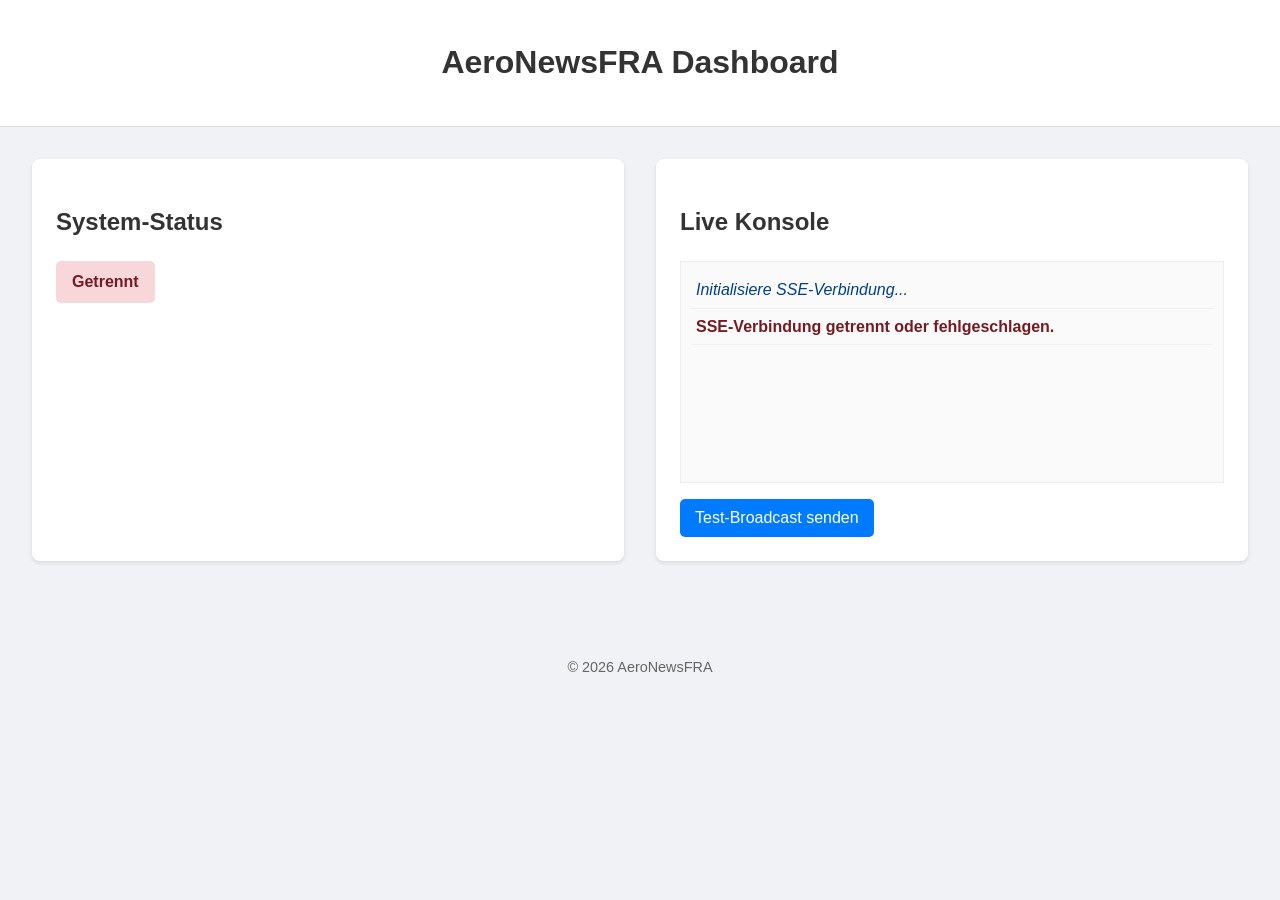
<file: index.html>
<!DOCTYPE html>
<html lang="de">
<head>
    <meta charset="UTF-8">
    <meta name="viewport" content="width=device-width, initial-scale=1.0">
    <title>AeroNewsFRA Dashboard</title>
    <link rel="stylesheet" href="css/style.css">
</head>
<body>
    <header>
        <h1>AeroNewsFRA Dashboard</h1>
    </header>
    <main>
        <div class="card">
            <h2>System-Status</h2>
            <div id="connection-status">Verbinde...</div>
        </div>
        <div class="card">
            <h2>Live Konsole</h2>
            <ul id="sse-log"></ul>
            <button id="test-broadcast-btn">Test-Broadcast senden</button>
        </div>
    </main>
    <footer>
        <p>&copy; 2026 AeroNewsFRA</p>
    </footer>
    <script src="js/main.js"></script>
</body>
</html>
</file>
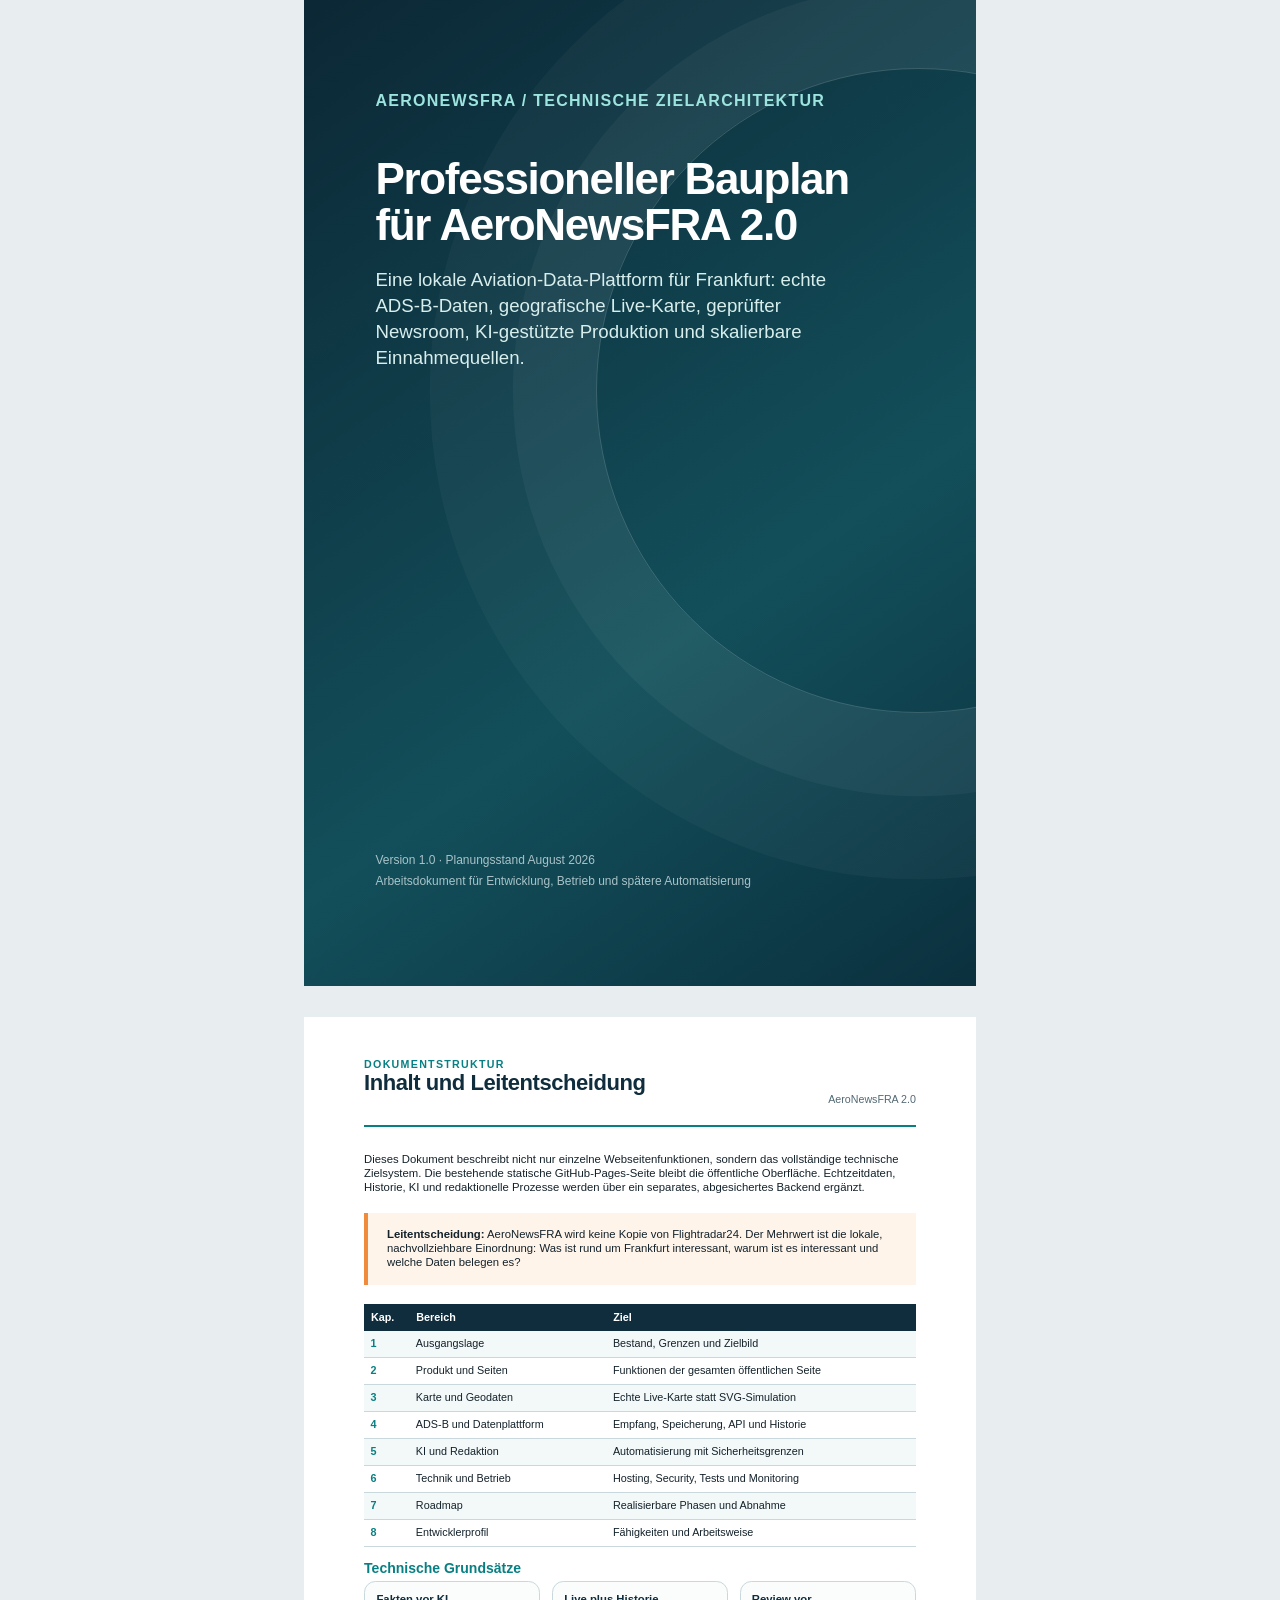
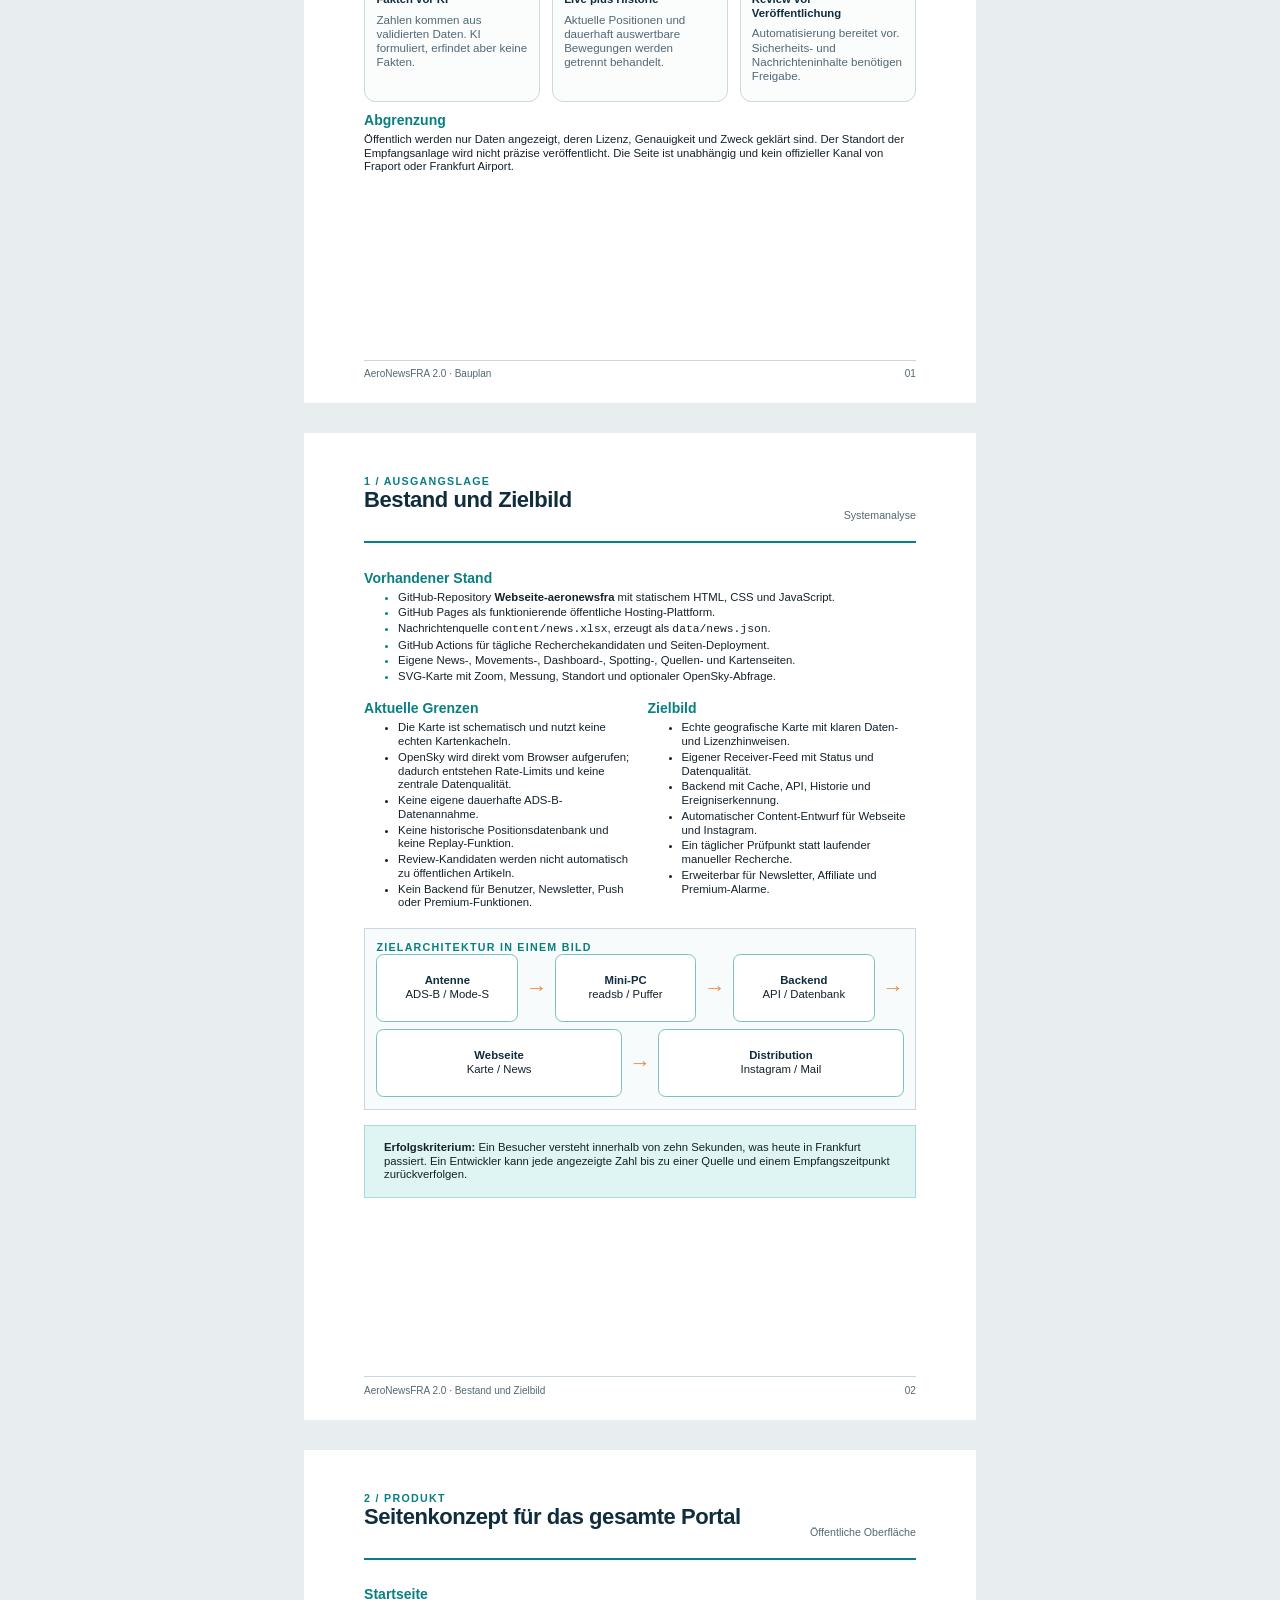
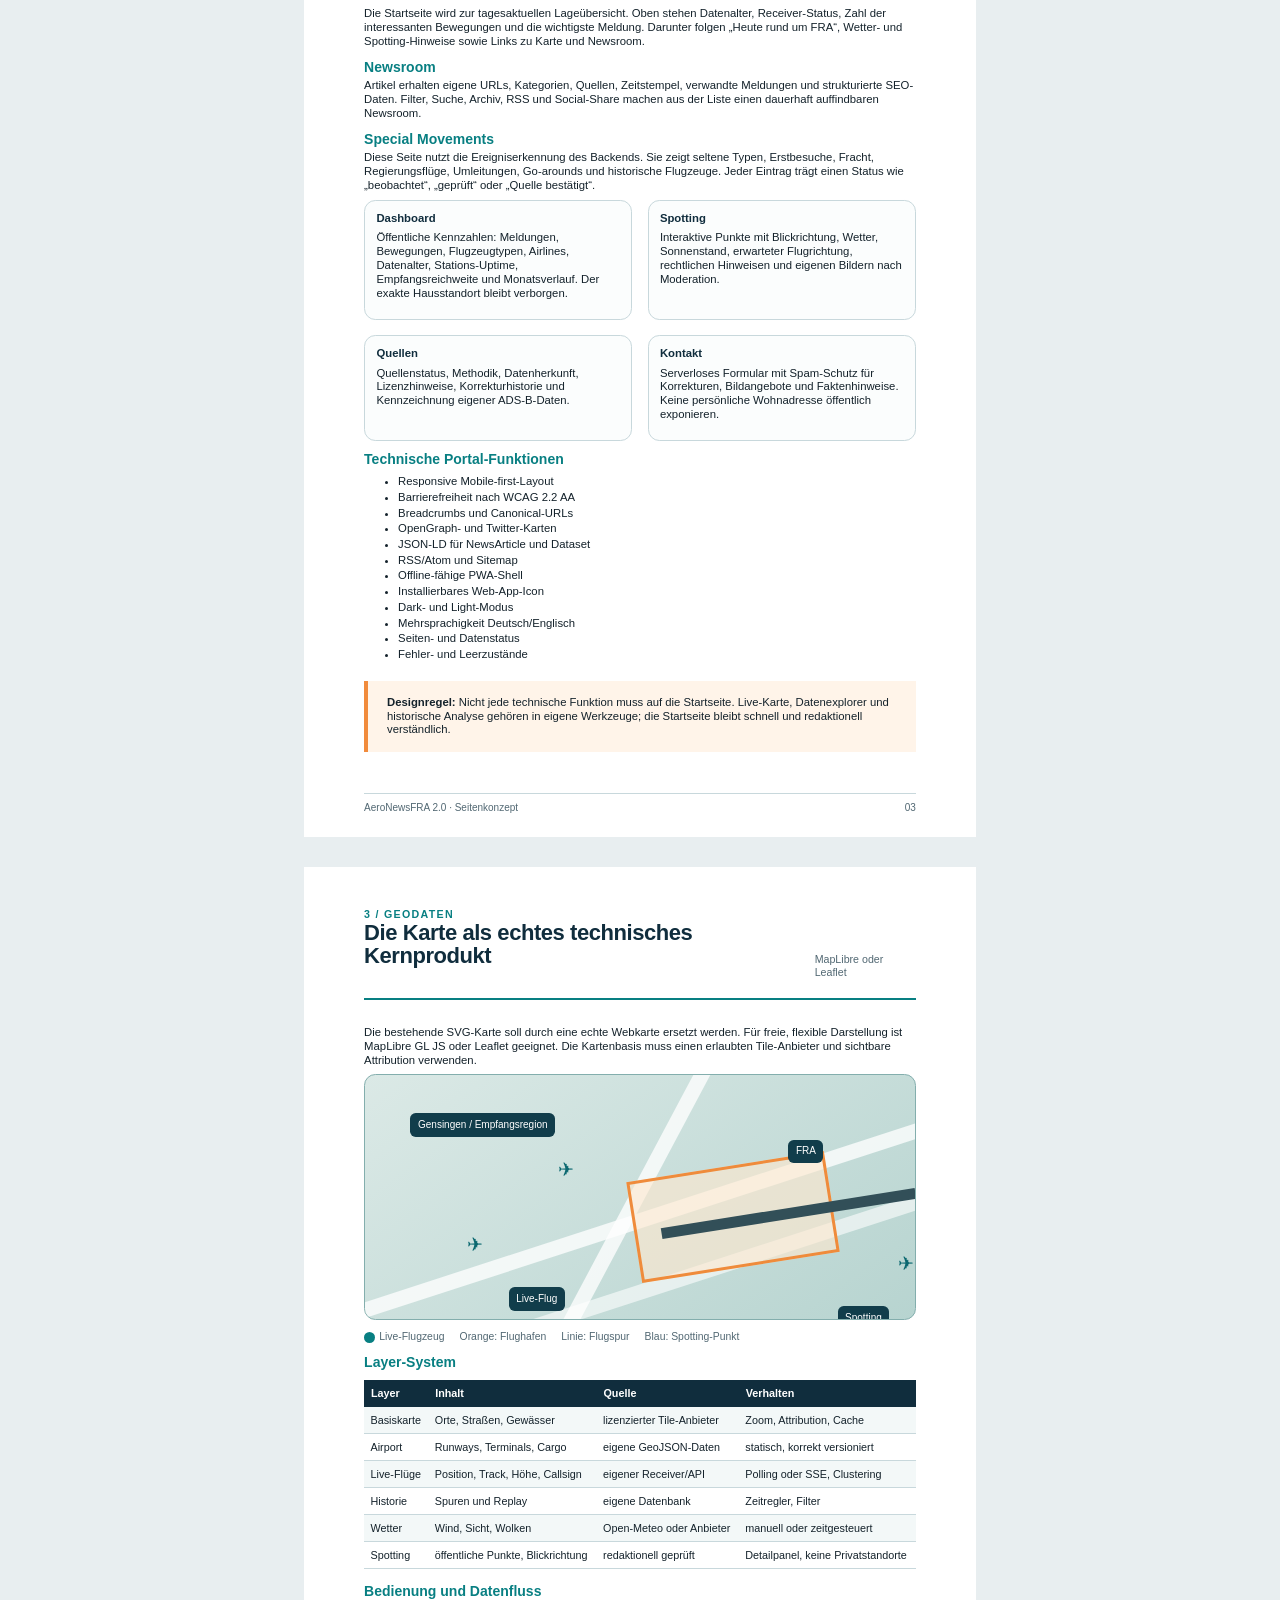
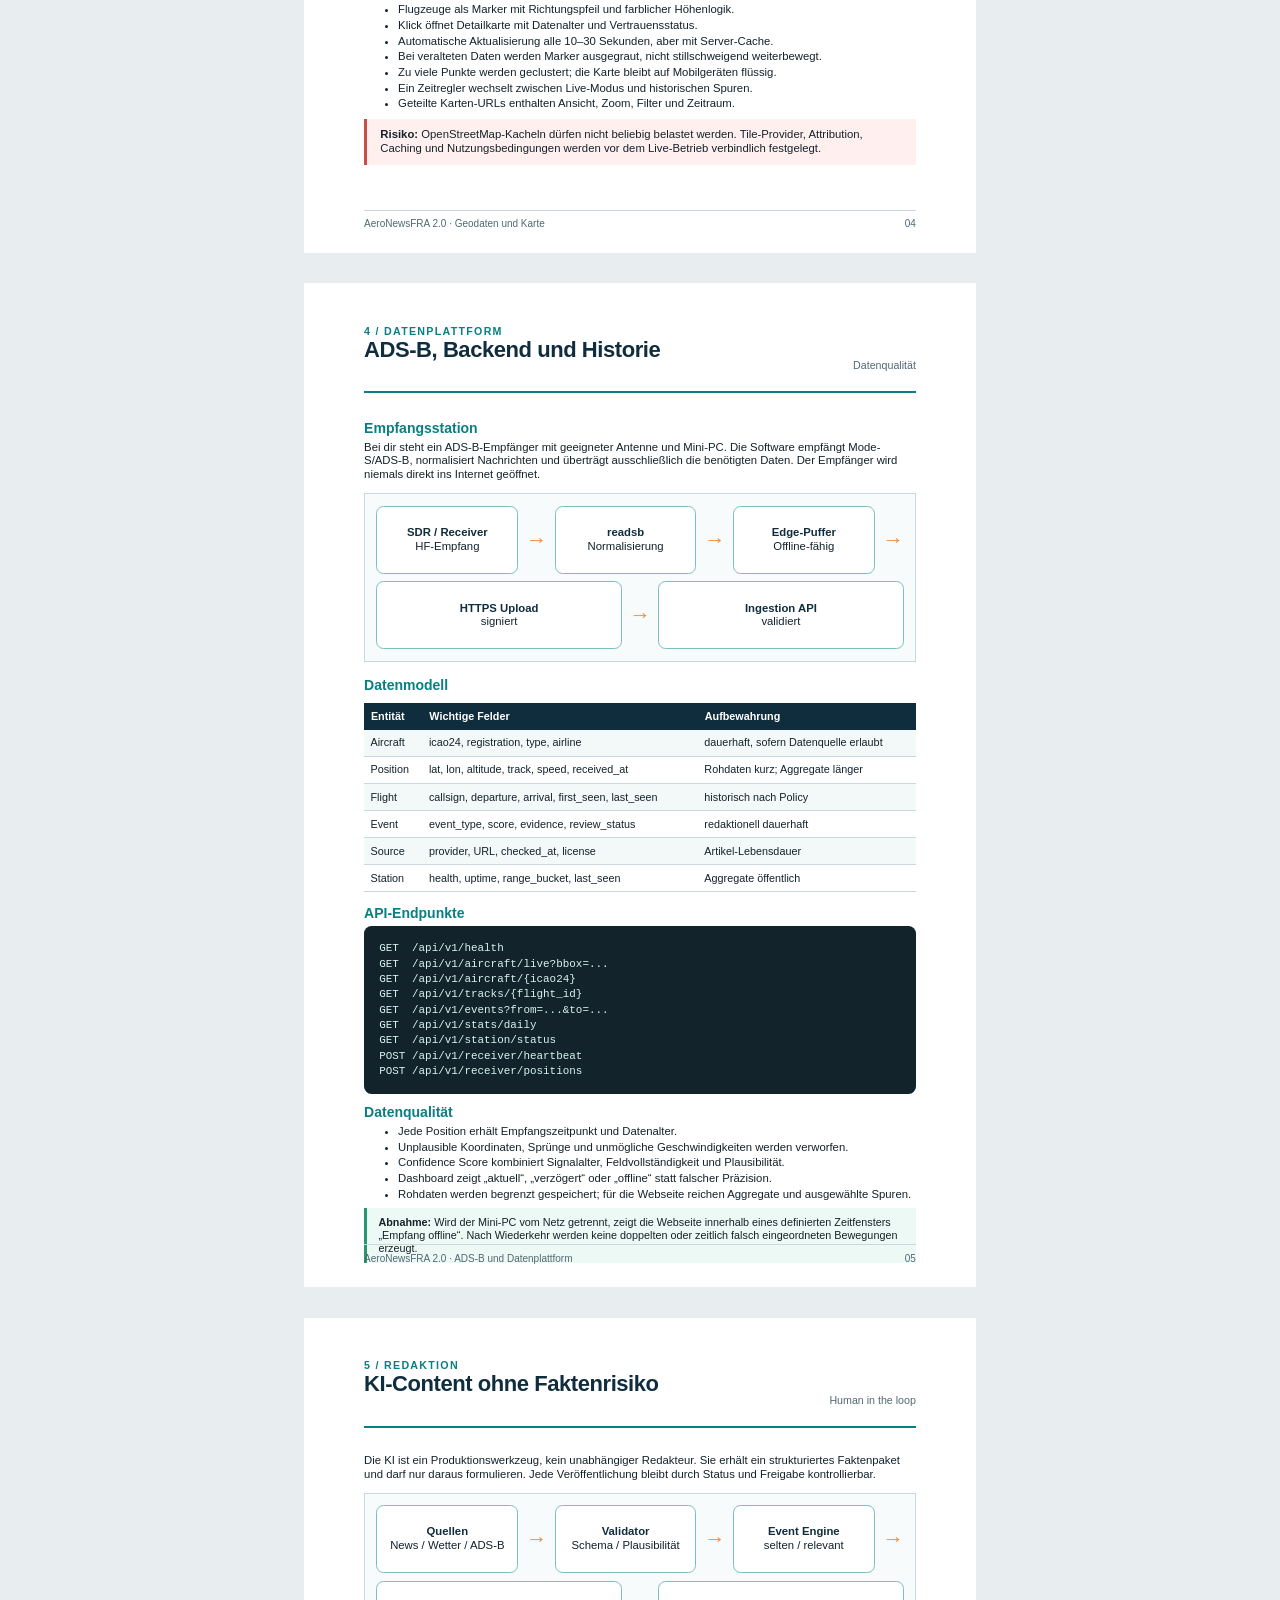
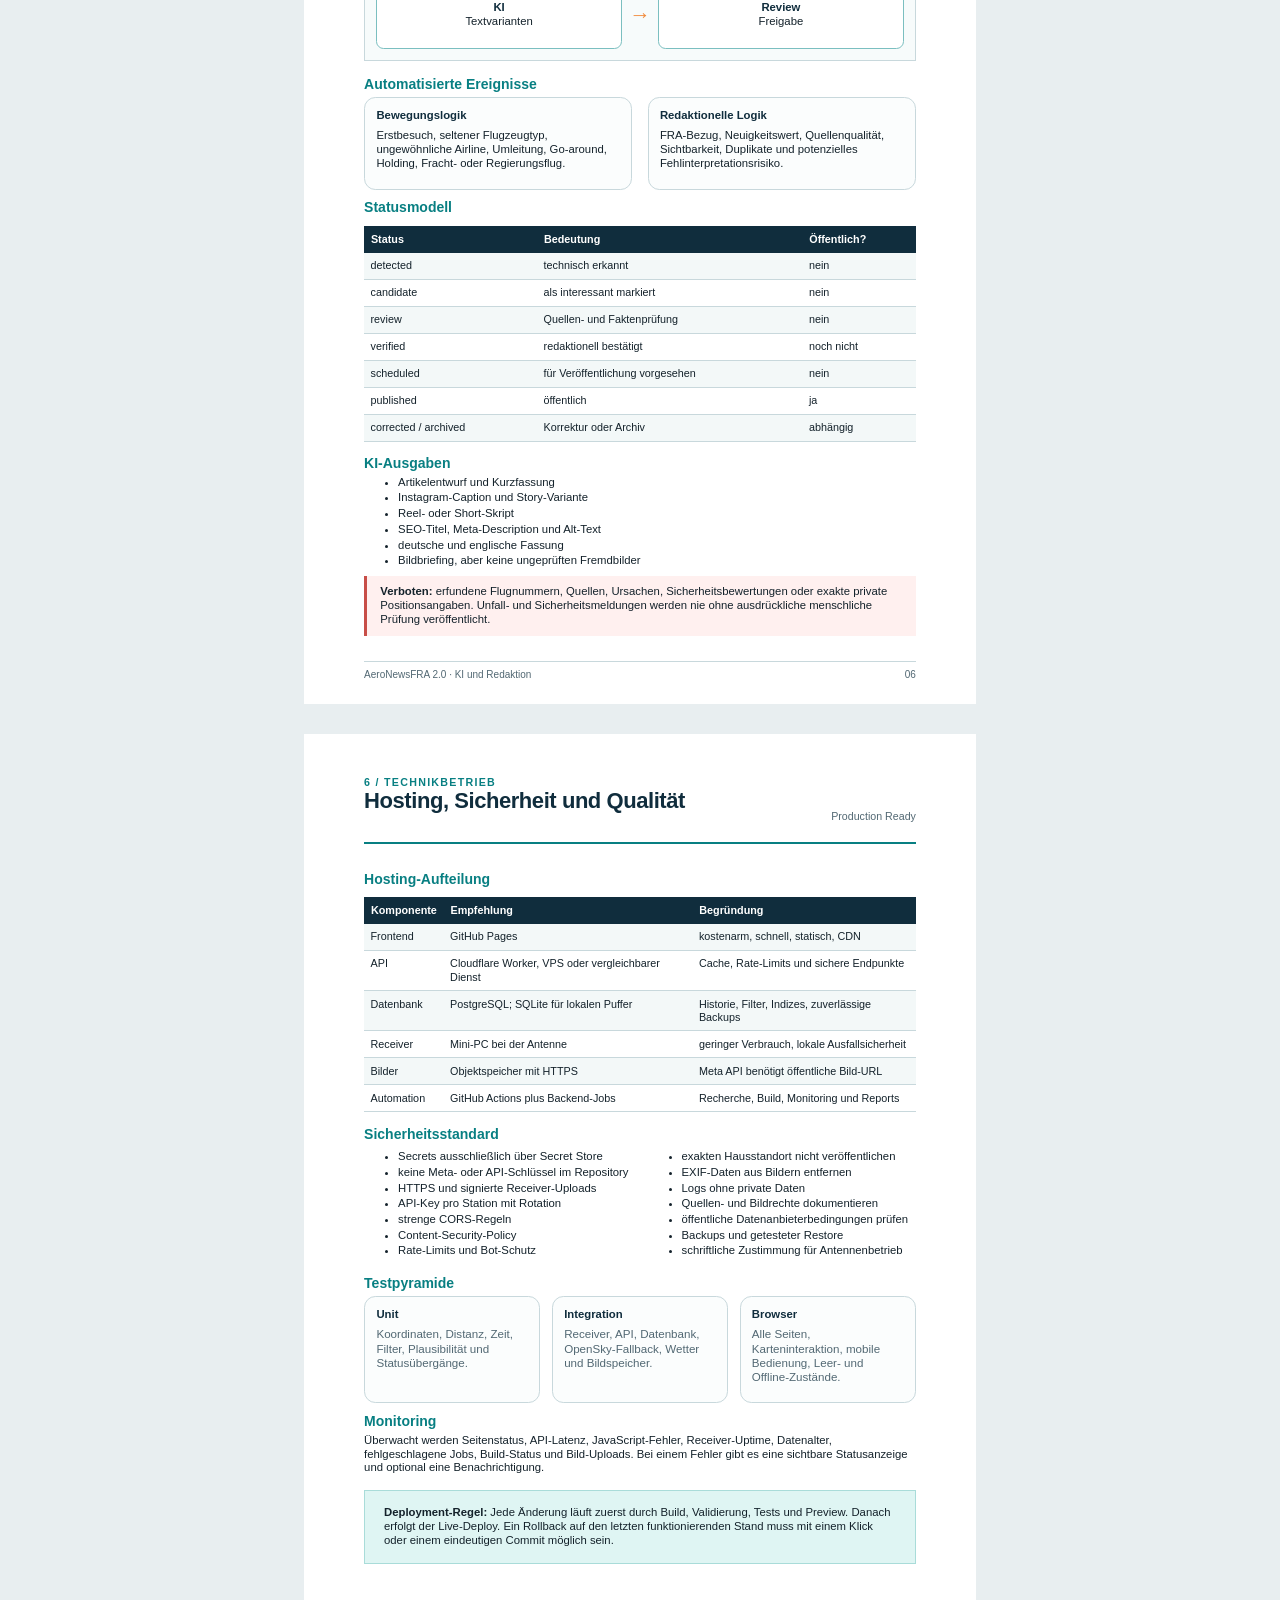
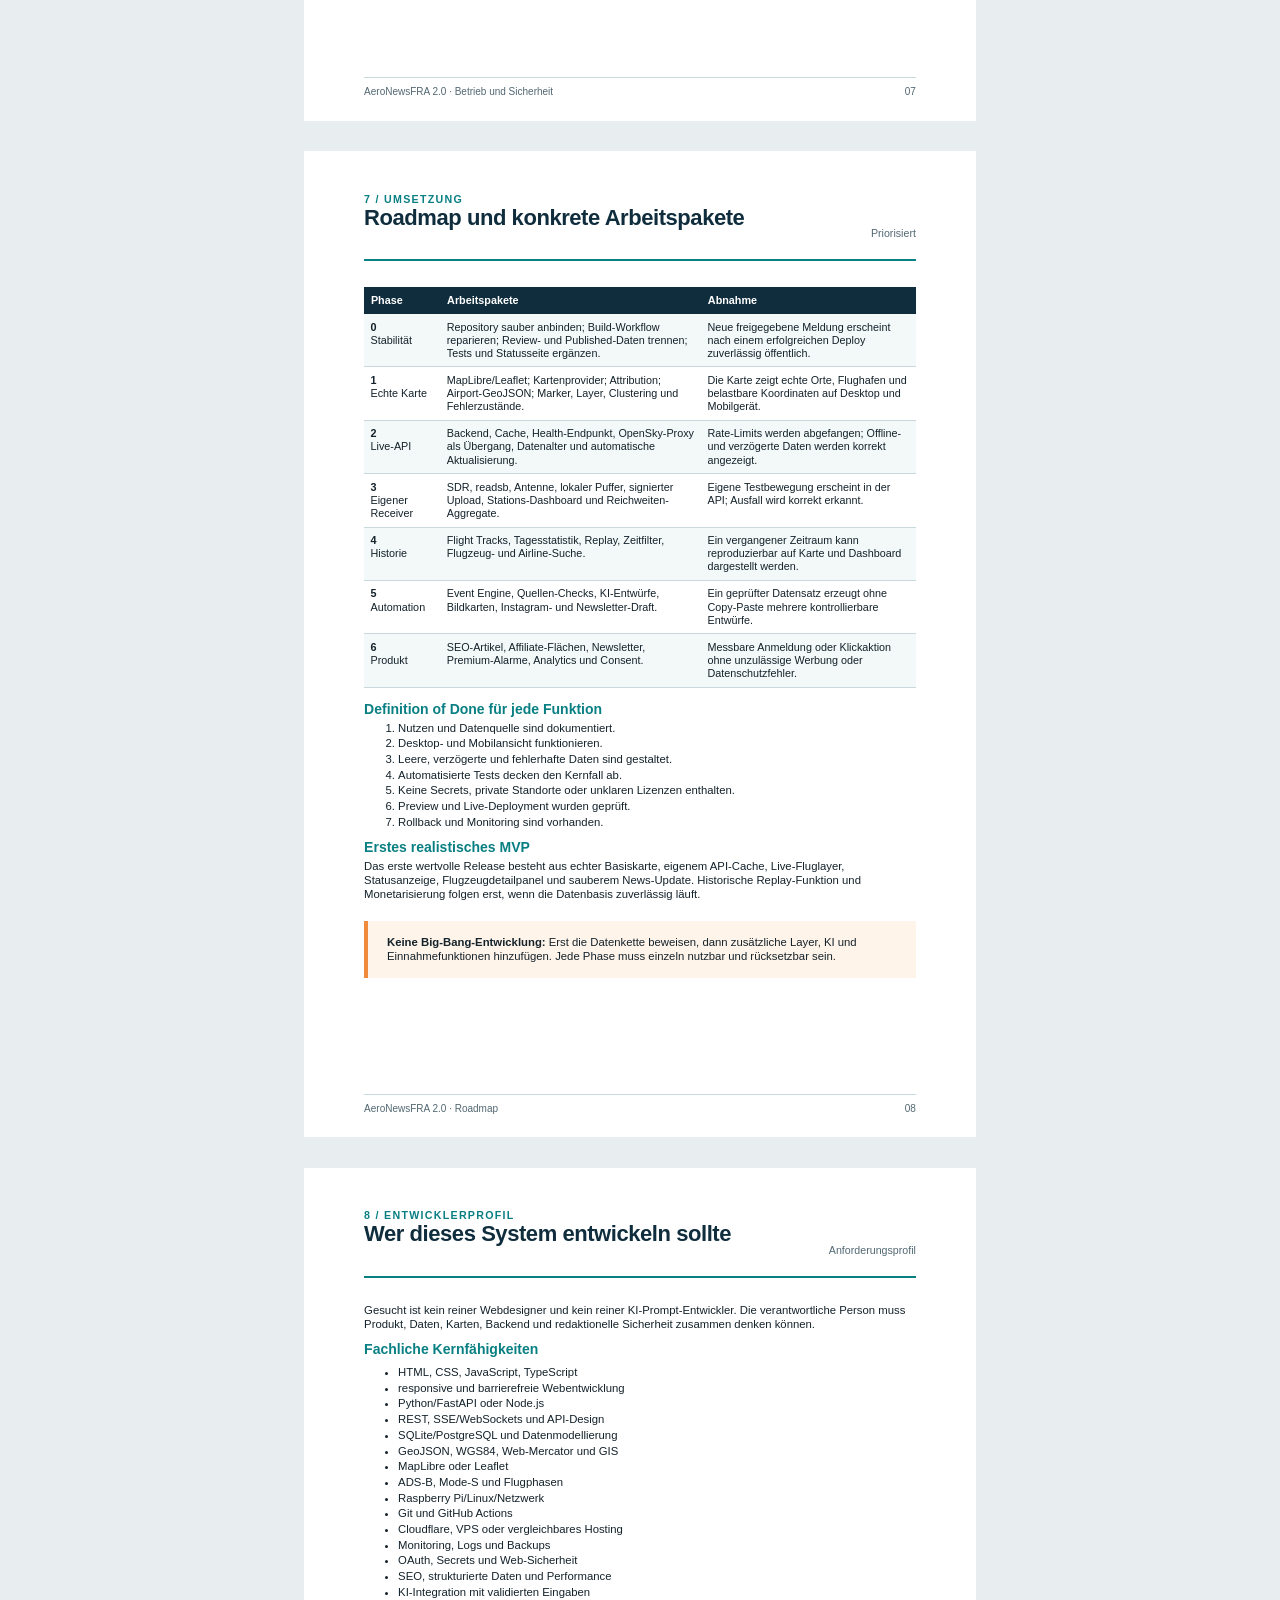
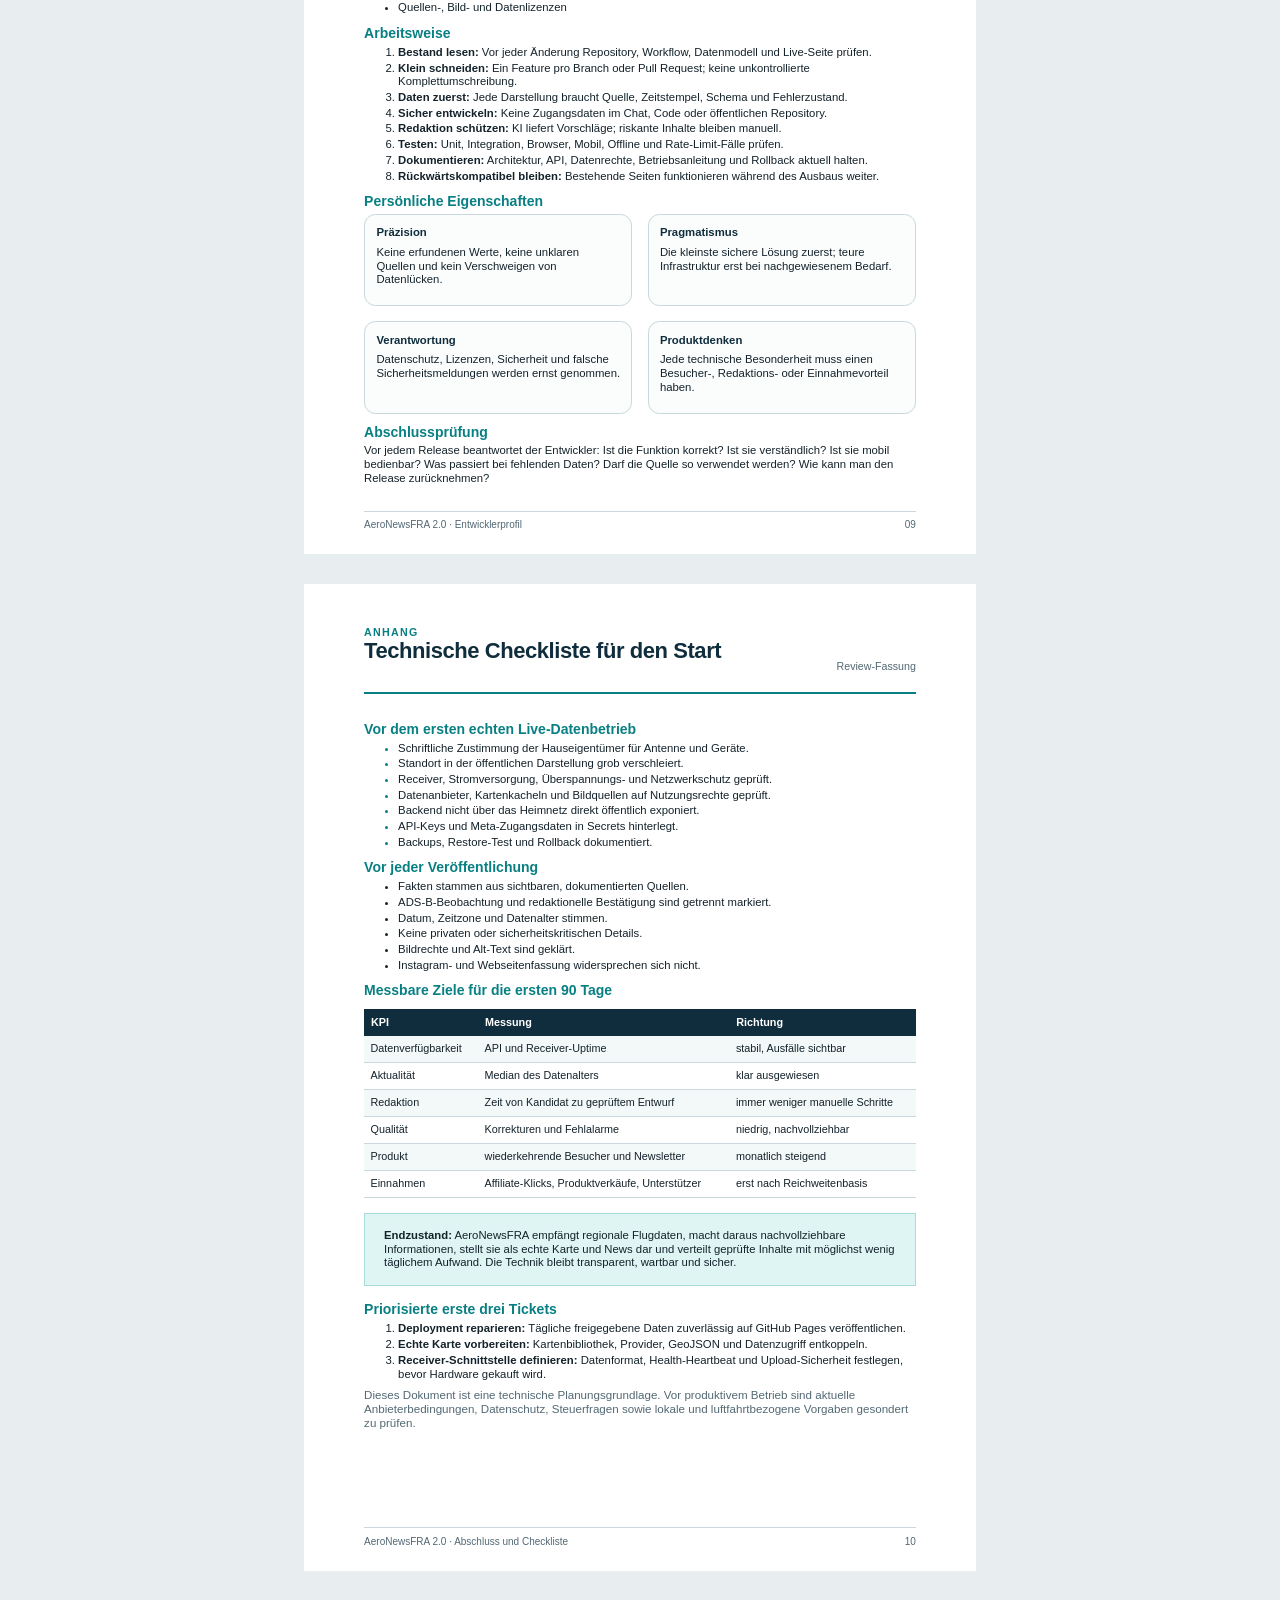
<file: aeronewsfra2/aeronewsfra-bauplan.html>
<!doctype html>
<html lang="de">
<head>
<meta charset="utf-8">
<title>AeroNewsFRA 2.0 | Professioneller Bauplan</title>
<style>
@page { size: A4; margin: 18mm 16mm 17mm; }
:root { --ink:#14222b; --muted:#526873; --teal:#087f82; --cyan:#dff5f3; --orange:#f18b3c; --navy:#102d3d; --line:#c8d8dc; --paper:#fff; }
* { box-sizing:border-box; }
body { margin:0; color:var(--ink); background:#e8eef0; font:8.5pt/1.22 Arial, Helvetica, sans-serif; }
.page { width:178mm; min-height:261mm; margin:0 auto 8mm; padding:0; background:var(--paper); position:relative; page-break-after:always; }
.page:last-child { page-break-after:auto; }
.cover { min-height:261mm; padding:24mm 19mm; display:flex; flex-direction:column; justify-content:space-between; background:linear-gradient(145deg,#0c2735 0%,#124f5a 62%,#0b303e 100%); color:white; overflow:hidden; }
.cover:after { content:""; position:absolute; width:170mm; height:170mm; right:-70mm; top:18mm; border:1px solid rgba(255,255,255,.18); border-radius:50%; box-shadow:0 0 0 22mm rgba(255,255,255,.04),0 0 0 44mm rgba(255,255,255,.03); }
.cover>* { position:relative; z-index:1; }
.brand { letter-spacing:.08em; text-transform:uppercase; font-weight:bold; color:#9de3de; font-size:12pt; }
h1 { font-size:33pt; line-height:1.05; margin:12mm 0 5mm; letter-spacing:-.03em; }
h2 { color:var(--navy); font-size:16.5pt; line-height:1.05; margin:0 0 3mm; letter-spacing:-.02em; }
h3 { color:var(--teal); font-size:10.5pt; margin:2.6mm 0 1mm; }
h4 { color:var(--navy); font-size:9.5pt; margin:2.5mm 0 1mm; }
p { margin:0 0 1.8mm; }
.lead { font-size:14pt; line-height:1.4; max-width:132mm; color:#d8eeed; }
.meta { color:#a9c2c8; font-size:9pt; }
.header { border-bottom:2px solid var(--teal); padding:11mm 0 5mm; margin-bottom:7mm; display:flex; justify-content:space-between; align-items:end; }
.header .kicker,.kicker { text-transform:uppercase; letter-spacing:.12em; color:var(--teal); font-size:8pt; font-weight:bold; }
.header .doc { color:var(--muted); font-size:8pt; }
.content { padding:0 16mm 5mm; }
.footer { position:absolute; bottom:6mm; left:16mm; right:16mm; border-top:1px solid var(--line); padding-top:2mm; color:var(--muted); font-size:7.5pt; display:flex; justify-content:space-between; }
.callout { border-left:4px solid var(--orange); background:#fff4e9; padding:4mm 5mm; margin:5mm 0; }
.tealbox { background:var(--cyan); border:1px solid #a9dcd9; padding:4mm 5mm; margin:4mm 0; }
.grid2 { display:grid; grid-template-columns:1fr 1fr; gap:4mm; }
.grid3 { display:grid; grid-template-columns:repeat(3,1fr); gap:3mm; }
.card { border:1px solid var(--line); border-radius:3mm; padding:3mm; background:#fbfdfd; }
.card strong { display:block; color:var(--navy); margin-bottom:1.5mm; }
ul,ol { margin:1mm 0 1.8mm 5mm; padding-left:4mm; }
li { margin:.5mm 0; }
table { width:100%; border-collapse:collapse; margin:2.5mm 0 3.5mm; font-size:8.1pt; }
th { background:var(--navy); color:white; text-align:left; padding:1.8mm; }
td { border-bottom:1px solid var(--line); padding:1.7mm; vertical-align:top; }
tr:nth-child(even) td { background:#f3f8f8; }
.tag { display:inline-block; border-radius:99px; padding:1mm 2.5mm; background:#e6f5f2; color:#076d70; font-size:7.5pt; font-weight:bold; margin:1mm 1mm 1mm 0; }
.small { font-size:8.7pt; color:var(--muted); }
.mono { font:8.2pt/1.4 Consolas,monospace; white-space:pre-wrap; background:#12232c; color:#d8f3ef; border-radius:2mm; padding:4mm; }
.diagram { border:1px solid var(--line); background:#f7fbfb; padding:3mm; margin:3mm 0 4mm; }
.flow { display:flex; align-items:stretch; gap:2mm; flex-wrap:wrap; }
.flow .node { flex:1 1 28mm; min-height:18mm; padding:3mm; background:white; border:1px solid #7bbfc0; border-radius:2mm; text-align:center; font-size:8.5pt; display:flex; flex-direction:column; justify-content:center; }
.flow .node b { color:var(--navy); }
.arrow { align-self:center; color:var(--orange); font-size:16pt; font-weight:bold; }
.mapmock { height:65mm; border-radius:3mm; position:relative; overflow:hidden; background:linear-gradient(145deg,#dbe9e6,#b7d4d0); border:1px solid #83aead; }
.mapmock:before,.mapmock:after { content:""; position:absolute; background:rgba(255,255,255,.78); transform:rotate(-18deg); }
.mapmock:before { width:150%; height:4mm; top:31mm; left:-20mm; box-shadow:0 18mm 0 rgba(255,255,255,.6); }
.mapmock:after { width:4mm; height:150%; left:72mm; top:-20mm; transform:rotate(28deg); }
.maplabel { position:absolute; background:#113d4b; color:white; padding:1.5mm 2mm; border-radius:1.5mm; font-size:7.5pt; z-index:2; }
.mapairport { position:absolute; left:71mm; top:24mm; width:53mm; height:27mm; border:3px solid #ef8b3b; background:rgba(255,232,207,.62); transform:rotate(-9deg); z-index:1; }
.runway { position:absolute; left:78mm; top:35mm; width:68mm; height:2.8mm; background:#324f58; transform:rotate(-9deg); z-index:3; }
.plane { position:absolute; color:#0b6870; font-size:14pt; z-index:4; }
.legend { display:flex; gap:4mm; flex-wrap:wrap; padding-top:3mm; font-size:7.8pt; color:var(--muted); }
.dot { display:inline-block; width:3mm; height:3mm; border-radius:50%; background:#087f82; margin-right:1mm; vertical-align:middle; }
.two-col { columns:2; column-gap:8mm; }
.two-col>* { break-inside:avoid; }
.check li::marker { color:var(--teal); }
.risk { border-left:3px solid #c84e48; background:#fff0ef; padding:2.5mm 3.5mm; margin:2mm 0; }
.ok { border-left:3px solid #27976e; background:#edf9f4; padding:2mm 3mm; margin:1.5mm 0; font-size:8.1pt; }
.toc td:first-child { width:12mm; color:var(--teal); font-weight:bold; }
.signature { display:none; }
.signature + p { display:none; }
@media print { body { background:white; } .page { margin:0; } a { color:inherit; text-decoration:none; } }
@media print { .page:nth-of-type(6) { font-size:7.9pt; } .page:nth-of-type(6) h3 { margin-top:2mm; } .page:nth-of-type(6) .diagram { padding:2mm; margin:2mm 0 3mm; } .page:nth-of-type(6) .mono { padding:3mm; } }
</style>
</head>
<body>

<section class="page cover">
  <div><div class="brand">AeroNewsFRA / technische Zielarchitektur</div><h1>Professioneller Bauplan<br>für AeroNewsFRA 2.0</h1><p class="lead">Eine lokale Aviation-Data-Plattform für Frankfurt: echte ADS-B-Daten, geografische Live-Karte, geprüfter Newsroom, KI-gestützte Produktion und skalierbare Einnahmequellen.</p></div>
  <div><p class="meta">Version 1.0 · Planungsstand August 2026</p><p class="meta">Arbeitsdokument für Entwicklung, Betrieb und spätere Automatisierung</p></div>
</section>

<section class="page"><div class="content"><div class="header"><div><div class="kicker">Dokumentstruktur</div><h2>Inhalt und Leitentscheidung</h2></div><div class="doc">AeroNewsFRA 2.0</div></div>
<p>Dieses Dokument beschreibt nicht nur einzelne Webseitenfunktionen, sondern das vollständige technische Zielsystem. Die bestehende statische GitHub-Pages-Seite bleibt die öffentliche Oberfläche. Echtzeitdaten, Historie, KI und redaktionelle Prozesse werden über ein separates, abgesichertes Backend ergänzt.</p>
<div class="callout"><strong>Leitentscheidung:</strong> AeroNewsFRA wird keine Kopie von Flightradar24. Der Mehrwert ist die lokale, nachvollziehbare Einordnung: Was ist rund um Frankfurt interessant, warum ist es interessant und welche Daten belegen es?</div>
<table class="toc"><tr><th>Kap.</th><th>Bereich</th><th>Ziel</th></tr><tr><td>1</td><td>Ausgangslage</td><td>Bestand, Grenzen und Zielbild</td></tr><tr><td>2</td><td>Produkt und Seiten</td><td>Funktionen der gesamten öffentlichen Seite</td></tr><tr><td>3</td><td>Karte und Geodaten</td><td>Echte Live-Karte statt SVG-Simulation</td></tr><tr><td>4</td><td>ADS-B und Datenplattform</td><td>Empfang, Speicherung, API und Historie</td></tr><tr><td>5</td><td>KI und Redaktion</td><td>Automatisierung mit Sicherheitsgrenzen</td></tr><tr><td>6</td><td>Technik und Betrieb</td><td>Hosting, Security, Tests und Monitoring</td></tr><tr><td>7</td><td>Roadmap</td><td>Realisierbare Phasen und Abnahme</td></tr><tr><td>8</td><td>Entwicklerprofil</td><td>Fähigkeiten und Arbeitsweise</td></tr></table>
<h3>Technische Grundsätze</h3><div class="grid3"><div class="card"><strong>Fakten vor KI</strong><p class="small">Zahlen kommen aus validierten Daten. KI formuliert, erfindet aber keine Fakten.</p></div><div class="card"><strong>Live plus Historie</strong><p class="small">Aktuelle Positionen und dauerhaft auswertbare Bewegungen werden getrennt behandelt.</p></div><div class="card"><strong>Review vor Veröffentlichung</strong><p class="small">Automatisierung bereitet vor. Sicherheits- und Nachrichteninhalte benötigen Freigabe.</p></div></div>
<h3>Abgrenzung</h3><p>Öffentlich werden nur Daten angezeigt, deren Lizenz, Genauigkeit und Zweck geklärt sind. Der Standort der Empfangsanlage wird nicht präzise veröffentlicht. Die Seite ist unabhängig und kein offizieller Kanal von Fraport oder Frankfurt Airport.</p>
</div><div class="footer"><span>AeroNewsFRA 2.0 · Bauplan</span><span>01</span></div></section>

<section class="page"><div class="content"><div class="header"><div><div class="kicker">1 / Ausgangslage</div><h2>Bestand und Zielbild</h2></div><div class="doc">Systemanalyse</div></div>
<h3>Vorhandener Stand</h3><ul class="check"><li>GitHub-Repository <strong>Webseite-aeronewsfra</strong> mit statischem HTML, CSS und JavaScript.</li><li>GitHub Pages als funktionierende öffentliche Hosting-Plattform.</li><li>Nachrichtenquelle <code>content/news.xlsx</code>, erzeugt als <code>data/news.json</code>.</li><li>GitHub Actions für tägliche Recherchekandidaten und Seiten-Deployment.</li><li>Eigene News-, Movements-, Dashboard-, Spotting-, Quellen- und Kartenseiten.</li><li>SVG-Karte mit Zoom, Messung, Standort und optionaler OpenSky-Abfrage.</li></ul>
<div class="grid2"><div><h3>Aktuelle Grenzen</h3><ul><li>Die Karte ist schematisch und nutzt keine echten Kartenkacheln.</li><li>OpenSky wird direkt vom Browser aufgerufen; dadurch entstehen Rate-Limits und keine zentrale Datenqualität.</li><li>Keine eigene dauerhafte ADS-B-Datenannahme.</li><li>Keine historische Positionsdatenbank und keine Replay-Funktion.</li><li>Review-Kandidaten werden nicht automatisch zu öffentlichen Artikeln.</li><li>Kein Backend für Benutzer, Newsletter, Push oder Premium-Funktionen.</li></ul></div><div><h3>Zielbild</h3><ul><li>Echte geografische Karte mit klaren Daten- und Lizenzhinweisen.</li><li>Eigener Receiver-Feed mit Status und Datenqualität.</li><li>Backend mit Cache, API, Historie und Ereigniserkennung.</li><li>Automatischer Content-Entwurf für Webseite und Instagram.</li><li>Ein täglicher Prüfpunkt statt laufender manueller Recherche.</li><li>Erweiterbar für Newsletter, Affiliate und Premium-Alarme.</li></ul></div></div>
<div class="diagram"><div class="kicker">Zielarchitektur in einem Bild</div><div class="flow"><div class="node"><b>Antenne</b>ADS-B / Mode-S</div><div class="arrow">→</div><div class="node"><b>Mini-PC</b>readsb / Puffer</div><div class="arrow">→</div><div class="node"><b>Backend</b>API / Datenbank</div><div class="arrow">→</div><div class="node"><b>Webseite</b>Karte / News</div><div class="arrow">→</div><div class="node"><b>Distribution</b>Instagram / Mail</div></div></div>
<div class="tealbox"><strong>Erfolgskriterium:</strong> Ein Besucher versteht innerhalb von zehn Sekunden, was heute in Frankfurt passiert. Ein Entwickler kann jede angezeigte Zahl bis zu einer Quelle und einem Empfangszeitpunkt zurückverfolgen.</div>
</div><div class="footer"><span>AeroNewsFRA 2.0 · Bestand und Zielbild</span><span>02</span></div></section>

<section class="page"><div class="content"><div class="header"><div><div class="kicker">2 / Produkt</div><h2>Seitenkonzept für das gesamte Portal</h2></div><div class="doc">Öffentliche Oberfläche</div></div>
<h3>Startseite</h3><p>Die Startseite wird zur tagesaktuellen Lageübersicht. Oben stehen Datenalter, Receiver-Status, Zahl der interessanten Bewegungen und die wichtigste Meldung. Darunter folgen „Heute rund um FRA“, Wetter- und Spotting-Hinweise sowie Links zu Karte und Newsroom.</p>
<h3>Newsroom</h3><p>Artikel erhalten eigene URLs, Kategorien, Quellen, Zeitstempel, verwandte Meldungen und strukturierte SEO-Daten. Filter, Suche, Archiv, RSS und Social-Share machen aus der Liste einen dauerhaft auffindbaren Newsroom.</p>
<h3>Special Movements</h3><p>Diese Seite nutzt die Ereigniserkennung des Backends. Sie zeigt seltene Typen, Erstbesuche, Fracht, Regierungsflüge, Umleitungen, Go-arounds und historische Flugzeuge. Jeder Eintrag trägt einen Status wie „beobachtet“, „geprüft“ oder „Quelle bestätigt“.</p>
<div class="grid2"><div class="card"><strong>Dashboard</strong><p>Öffentliche Kennzahlen: Meldungen, Bewegungen, Flugzeugtypen, Airlines, Datenalter, Stations-Uptime, Empfangsreichweite und Monatsverlauf. Der exakte Hausstandort bleibt verborgen.</p></div><div class="card"><strong>Spotting</strong><p>Interaktive Punkte mit Blickrichtung, Wetter, Sonnenstand, erwarteter Flugrichtung, rechtlichen Hinweisen und eigenen Bildern nach Moderation.</p></div><div class="card"><strong>Quellen</strong><p>Quellenstatus, Methodik, Datenherkunft, Lizenzhinweise, Korrekturhistorie und Kennzeichnung eigener ADS-B-Daten.</p></div><div class="card"><strong>Kontakt</strong><p>Serverloses Formular mit Spam-Schutz für Korrekturen, Bildangebote und Faktenhinweise. Keine persönliche Wohnadresse öffentlich exponieren.</p></div></div>
<h3>Technische Portal-Funktionen</h3><div class="two-col"><ul><li>Responsive Mobile-first-Layout</li><li>Barrierefreiheit nach WCAG 2.2 AA</li><li>Breadcrumbs und Canonical-URLs</li><li>OpenGraph- und Twitter-Karten</li><li>JSON-LD für NewsArticle und Dataset</li><li>RSS/Atom und Sitemap</li><li>Offline-fähige PWA-Shell</li><li>Installierbares Web-App-Icon</li><li>Dark- und Light-Modus</li><li>Mehrsprachigkeit Deutsch/Englisch</li><li>Seiten- und Datenstatus</li><li>Fehler- und Leerzustände</li></ul></div>
<div class="callout"><strong>Designregel:</strong> Nicht jede technische Funktion muss auf die Startseite. Live-Karte, Datenexplorer und historische Analyse gehören in eigene Werkzeuge; die Startseite bleibt schnell und redaktionell verständlich.</div>
</div><div class="footer"><span>AeroNewsFRA 2.0 · Seitenkonzept</span><span>03</span></div></section>

<section class="page"><div class="content"><div class="header"><div><div class="kicker">3 / Geodaten</div><h2>Die Karte als echtes technisches Kernprodukt</h2></div><div class="doc">MapLibre oder Leaflet</div></div>
<p>Die bestehende SVG-Karte soll durch eine echte Webkarte ersetzt werden. Für freie, flexible Darstellung ist MapLibre GL JS oder Leaflet geeignet. Die Kartenbasis muss einen erlaubten Tile-Anbieter und sichtbare Attribution verwenden.</p>
<div class="mapmock"><div class="mapairport"></div><div class="runway"></div><span class="maplabel" style="left:12mm;top:10mm">Gensingen / Empfangsregion</span><span class="maplabel" style="left:112mm;top:17mm">FRA</span><span class="maplabel" style="left:38mm;top:56mm">Live-Flug</span><span class="maplabel" style="left:125mm;top:61mm">Spotting</span><span class="plane" style="left:51mm;top:22mm">✈</span><span class="plane" style="left:141mm;top:47mm">✈</span><span class="plane" style="left:27mm;top:42mm">✈</span></div><div class="legend"><span><i class="dot"></i>Live-Flugzeug</span><span>Orange: Flughafen</span><span>Linie: Flugspur</span><span>Blau: Spotting-Punkt</span></div>
<h3>Layer-System</h3><table><tr><th>Layer</th><th>Inhalt</th><th>Quelle</th><th>Verhalten</th></tr><tr><td>Basiskarte</td><td>Orte, Straßen, Gewässer</td><td>lizenzierter Tile-Anbieter</td><td>Zoom, Attribution, Cache</td></tr><tr><td>Airport</td><td>Runways, Terminals, Cargo</td><td>eigene GeoJSON-Daten</td><td>statisch, korrekt versioniert</td></tr><tr><td>Live-Flüge</td><td>Position, Track, Höhe, Callsign</td><td>eigener Receiver/API</td><td>Polling oder SSE, Clustering</td></tr><tr><td>Historie</td><td>Spuren und Replay</td><td>eigene Datenbank</td><td>Zeitregler, Filter</td></tr><tr><td>Wetter</td><td>Wind, Sicht, Wolken</td><td>Open-Meteo oder Anbieter</td><td>manuell oder zeitgesteuert</td></tr><tr><td>Spotting</td><td>öffentliche Punkte, Blickrichtung</td><td>redaktionell geprüft</td><td>Detailpanel, keine Privatstandorte</td></tr></table>
<h3>Bedienung und Datenfluss</h3><ul><li>Flugzeuge als Marker mit Richtungspfeil und farblicher Höhenlogik.</li><li>Klick öffnet Detailkarte mit Datenalter und Vertrauensstatus.</li><li>Automatische Aktualisierung alle 10–30 Sekunden, aber mit Server-Cache.</li><li>Bei veralteten Daten werden Marker ausgegraut, nicht stillschweigend weiterbewegt.</li><li>Zu viele Punkte werden geclustert; die Karte bleibt auf Mobilgeräten flüssig.</li><li>Ein Zeitregler wechselt zwischen Live-Modus und historischen Spuren.</li><li>Geteilte Karten-URLs enthalten Ansicht, Zoom, Filter und Zeitraum.</li></ul>
<div class="risk"><strong>Risiko:</strong> OpenStreetMap-Kacheln dürfen nicht beliebig belastet werden. Tile-Provider, Attribution, Caching und Nutzungsbedingungen werden vor dem Live-Betrieb verbindlich festgelegt.</div>
</div><div class="footer"><span>AeroNewsFRA 2.0 · Geodaten und Karte</span><span>04</span></div></section>

<section class="page"><div class="content"><div class="header"><div><div class="kicker">4 / Datenplattform</div><h2>ADS-B, Backend und Historie</h2></div><div class="doc">Datenqualität</div></div>
<h3>Empfangsstation</h3><p>Bei dir steht ein ADS-B-Empfänger mit geeigneter Antenne und Mini-PC. Die Software empfängt Mode-S/ADS-B, normalisiert Nachrichten und überträgt ausschließlich die benötigten Daten. Der Empfänger wird niemals direkt ins Internet geöffnet.</p>
<div class="diagram"><div class="flow"><div class="node"><b>SDR / Receiver</b>HF-Empfang</div><div class="arrow">→</div><div class="node"><b>readsb</b>Normalisierung</div><div class="arrow">→</div><div class="node"><b>Edge-Puffer</b>Offline-fähig</div><div class="arrow">→</div><div class="node"><b>HTTPS Upload</b>signiert</div><div class="arrow">→</div><div class="node"><b>Ingestion API</b>validiert</div></div></div>
<h3>Datenmodell</h3><table><tr><th>Entität</th><th>Wichtige Felder</th><th>Aufbewahrung</th></tr><tr><td>Aircraft</td><td>icao24, registration, type, airline</td><td>dauerhaft, sofern Datenquelle erlaubt</td></tr><tr><td>Position</td><td>lat, lon, altitude, track, speed, received_at</td><td>Rohdaten kurz; Aggregate länger</td></tr><tr><td>Flight</td><td>callsign, departure, arrival, first_seen, last_seen</td><td>historisch nach Policy</td></tr><tr><td>Event</td><td>event_type, score, evidence, review_status</td><td>redaktionell dauerhaft</td></tr><tr><td>Source</td><td>provider, URL, checked_at, license</td><td>Artikel-Lebensdauer</td></tr><tr><td>Station</td><td>health, uptime, range_bucket, last_seen</td><td>Aggregate öffentlich</td></tr></table>
<h3>API-Endpunkte</h3><div class="mono">GET  /api/v1/health
GET  /api/v1/aircraft/live?bbox=...
GET  /api/v1/aircraft/{icao24}
GET  /api/v1/tracks/{flight_id}
GET  /api/v1/events?from=...&to=...
GET  /api/v1/stats/daily
GET  /api/v1/station/status
POST /api/v1/receiver/heartbeat
POST /api/v1/receiver/positions</div>
<h3>Datenqualität</h3><ul><li>Jede Position erhält Empfangszeitpunkt und Datenalter.</li><li>Unplausible Koordinaten, Sprünge und unmögliche Geschwindigkeiten werden verworfen.</li><li>Confidence Score kombiniert Signalalter, Feldvollständigkeit und Plausibilität.</li><li>Dashboard zeigt „aktuell“, „verzögert“ oder „offline“ statt falscher Präzision.</li><li>Rohdaten werden begrenzt gespeichert; für die Webseite reichen Aggregate und ausgewählte Spuren.</li></ul>
<div class="ok"><strong>Abnahme:</strong> Wird der Mini-PC vom Netz getrennt, zeigt die Webseite innerhalb eines definierten Zeitfensters „Empfang offline“. Nach Wiederkehr werden keine doppelten oder zeitlich falsch eingeordneten Bewegungen erzeugt.</div>
</div><div class="footer"><span>AeroNewsFRA 2.0 · ADS-B und Datenplattform</span><span>05</span></div></section>

<section class="page"><div class="content"><div class="header"><div><div class="kicker">5 / Redaktion</div><h2>KI-Content ohne Faktenrisiko</h2></div><div class="doc">Human in the loop</div></div>
<p>Die KI ist ein Produktionswerkzeug, kein unabhängiger Redakteur. Sie erhält ein strukturiertes Faktenpaket und darf nur daraus formulieren. Jede Veröffentlichung bleibt durch Status und Freigabe kontrollierbar.</p>
<div class="diagram"><div class="flow"><div class="node"><b>Quellen</b>News / Wetter / ADS-B</div><div class="arrow">→</div><div class="node"><b>Validator</b>Schema / Plausibilität</div><div class="arrow">→</div><div class="node"><b>Event Engine</b>selten / relevant</div><div class="arrow">→</div><div class="node"><b>KI</b>Textvarianten</div><div class="arrow">→</div><div class="node"><b>Review</b>Freigabe</div></div></div>
<h3>Automatisierte Ereignisse</h3><div class="grid2"><div class="card"><strong>Bewegungslogik</strong><p>Erstbesuch, seltener Flugzeugtyp, ungewöhnliche Airline, Umleitung, Go-around, Holding, Fracht- oder Regierungsflug.</p></div><div class="card"><strong>Redaktionelle Logik</strong><p>FRA-Bezug, Neuigkeitswert, Quellenqualität, Sichtbarkeit, Duplikate und potenzielles Fehlinterpretationsrisiko.</p></div></div>
<h3>Statusmodell</h3><table><tr><th>Status</th><th>Bedeutung</th><th>Öffentlich?</th></tr><tr><td>detected</td><td>technisch erkannt</td><td>nein</td></tr><tr><td>candidate</td><td>als interessant markiert</td><td>nein</td></tr><tr><td>review</td><td>Quellen- und Faktenprüfung</td><td>nein</td></tr><tr><td>verified</td><td>redaktionell bestätigt</td><td>noch nicht</td></tr><tr><td>scheduled</td><td>für Veröffentlichung vorgesehen</td><td>nein</td></tr><tr><td>published</td><td>öffentlich</td><td>ja</td></tr><tr><td>corrected / archived</td><td>Korrektur oder Archiv</td><td>abhängig</td></tr></table>
<h3>KI-Ausgaben</h3><ul><li>Artikelentwurf und Kurzfassung</li><li>Instagram-Caption und Story-Variante</li><li>Reel- oder Short-Skript</li><li>SEO-Titel, Meta-Description und Alt-Text</li><li>deutsche und englische Fassung</li><li>Bildbriefing, aber keine ungeprüften Fremdbilder</li></ul>
<div class="risk"><strong>Verboten:</strong> erfundene Flugnummern, Quellen, Ursachen, Sicherheitsbewertungen oder exakte private Positionsangaben. Unfall- und Sicherheitsmeldungen werden nie ohne ausdrückliche menschliche Prüfung veröffentlicht.</div>
</div><div class="footer"><span>AeroNewsFRA 2.0 · KI und Redaktion</span><span>06</span></div></section>

<section class="page"><div class="content"><div class="header"><div><div class="kicker">6 / Technikbetrieb</div><h2>Hosting, Sicherheit und Qualität</h2></div><div class="doc">Production Ready</div></div>
<h3>Hosting-Aufteilung</h3><table><tr><th>Komponente</th><th>Empfehlung</th><th>Begründung</th></tr><tr><td>Frontend</td><td>GitHub Pages</td><td>kostenarm, schnell, statisch, CDN</td></tr><tr><td>API</td><td>Cloudflare Worker, VPS oder vergleichbarer Dienst</td><td>Cache, Rate-Limits und sichere Endpunkte</td></tr><tr><td>Datenbank</td><td>PostgreSQL; SQLite für lokalen Puffer</td><td>Historie, Filter, Indizes, zuverlässige Backups</td></tr><tr><td>Receiver</td><td>Mini-PC bei der Antenne</td><td>geringer Verbrauch, lokale Ausfallsicherheit</td></tr><tr><td>Bilder</td><td>Objektspeicher mit HTTPS</td><td>Meta API benötigt öffentliche Bild-URL</td></tr><tr><td>Automation</td><td>GitHub Actions plus Backend-Jobs</td><td>Recherche, Build, Monitoring und Reports</td></tr></table>
<h3>Sicherheitsstandard</h3><div class="grid2"><div><ul><li>Secrets ausschließlich über Secret Store</li><li>keine Meta- oder API-Schlüssel im Repository</li><li>HTTPS und signierte Receiver-Uploads</li><li>API-Key pro Station mit Rotation</li><li>strenge CORS-Regeln</li><li>Content-Security-Policy</li><li>Rate-Limits und Bot-Schutz</li></ul></div><div><ul><li>exakten Hausstandort nicht veröffentlichen</li><li>EXIF-Daten aus Bildern entfernen</li><li>Logs ohne private Daten</li><li>Quellen- und Bildrechte dokumentieren</li><li>öffentliche Datenanbieterbedingungen prüfen</li><li>Backups und getesteter Restore</li><li>schriftliche Zustimmung für Antennenbetrieb</li></ul></div></div>
<h3>Testpyramide</h3><div class="grid3"><div class="card"><strong>Unit</strong><p class="small">Koordinaten, Distanz, Zeit, Filter, Plausibilität und Statusübergänge.</p></div><div class="card"><strong>Integration</strong><p class="small">Receiver, API, Datenbank, OpenSky-Fallback, Wetter und Bildspeicher.</p></div><div class="card"><strong>Browser</strong><p class="small">Alle Seiten, Karteninteraktion, mobile Bedienung, Leer- und Offline-Zustände.</p></div></div>
<h3>Monitoring</h3><p>Überwacht werden Seitenstatus, API-Latenz, JavaScript-Fehler, Receiver-Uptime, Datenalter, fehlgeschlagene Jobs, Build-Status und Bild-Uploads. Bei einem Fehler gibt es eine sichtbare Statusanzeige und optional eine Benachrichtigung.</p>
<div class="tealbox"><strong>Deployment-Regel:</strong> Jede Änderung läuft zuerst durch Build, Validierung, Tests und Preview. Danach erfolgt der Live-Deploy. Ein Rollback auf den letzten funktionierenden Stand muss mit einem Klick oder einem eindeutigen Commit möglich sein.</div>
</div><div class="footer"><span>AeroNewsFRA 2.0 · Betrieb und Sicherheit</span><span>07</span></div></section>

<section class="page"><div class="content"><div class="header"><div><div class="kicker">7 / Umsetzung</div><h2>Roadmap und konkrete Arbeitspakete</h2></div><div class="doc">Priorisiert</div></div>
<table><tr><th>Phase</th><th>Arbeitspakete</th><th>Abnahme</th></tr><tr><td><strong>0</strong><br>Stabilität</td><td>Repository sauber anbinden; Build-Workflow reparieren; Review- und Published-Daten trennen; Tests und Statusseite ergänzen.</td><td>Neue freigegebene Meldung erscheint nach einem erfolgreichen Deploy zuverlässig öffentlich.</td></tr><tr><td><strong>1</strong><br>Echte Karte</td><td>MapLibre/Leaflet; Kartenprovider; Attribution; Airport-GeoJSON; Marker, Layer, Clustering und Fehlerzustände.</td><td>Die Karte zeigt echte Orte, Flughafen und belastbare Koordinaten auf Desktop und Mobilgerät.</td></tr><tr><td><strong>2</strong><br>Live-API</td><td>Backend, Cache, Health-Endpunkt, OpenSky-Proxy als Übergang, Datenalter und automatische Aktualisierung.</td><td>Rate-Limits werden abgefangen; Offline- und verzögerte Daten werden korrekt angezeigt.</td></tr><tr><td><strong>3</strong><br>Eigener Receiver</td><td>SDR, readsb, Antenne, lokaler Puffer, signierter Upload, Stations-Dashboard und Reichweiten-Aggregate.</td><td>Eigene Testbewegung erscheint in der API; Ausfall wird korrekt erkannt.</td></tr><tr><td><strong>4</strong><br>Historie</td><td>Flight Tracks, Tagesstatistik, Replay, Zeitfilter, Flugzeug- und Airline-Suche.</td><td>Ein vergangener Zeitraum kann reproduzierbar auf Karte und Dashboard dargestellt werden.</td></tr><tr><td><strong>5</strong><br>Automation</td><td>Event Engine, Quellen-Checks, KI-Entwürfe, Bildkarten, Instagram- und Newsletter-Draft.</td><td>Ein geprüfter Datensatz erzeugt ohne Copy-Paste mehrere kontrollierbare Entwürfe.</td></tr><tr><td><strong>6</strong><br>Produkt</td><td>SEO-Artikel, Affiliate-Flächen, Newsletter, Premium-Alarme, Analytics und Consent.</td><td>Messbare Anmeldung oder Klickaktion ohne unzulässige Werbung oder Datenschutzfehler.</td></tr></table>
<h3>Definition of Done für jede Funktion</h3><ol><li>Nutzen und Datenquelle sind dokumentiert.</li><li>Desktop- und Mobilansicht funktionieren.</li><li>Leere, verzögerte und fehlerhafte Daten sind gestaltet.</li><li>Automatisierte Tests decken den Kernfall ab.</li><li>Keine Secrets, private Standorte oder unklaren Lizenzen enthalten.</li><li>Preview und Live-Deployment wurden geprüft.</li><li>Rollback und Monitoring sind vorhanden.</li></ol>
<h3>Erstes realistisches MVP</h3><p>Das erste wertvolle Release besteht aus echter Basiskarte, eigenem API-Cache, Live-Fluglayer, Statusanzeige, Flugzeugdetailpanel und sauberem News-Update. Historische Replay-Funktion und Monetarisierung folgen erst, wenn die Datenbasis zuverlässig läuft.</p>
<div class="callout"><strong>Keine Big-Bang-Entwicklung:</strong> Erst die Datenkette beweisen, dann zusätzliche Layer, KI und Einnahmefunktionen hinzufügen. Jede Phase muss einzeln nutzbar und rücksetzbar sein.</div>
</div><div class="footer"><span>AeroNewsFRA 2.0 · Roadmap</span><span>08</span></div></section>

<section class="page"><div class="content"><div class="header"><div><div class="kicker">8 / Entwicklerprofil</div><h2>Wer dieses System entwickeln sollte</h2></div><div class="doc">Anforderungsprofil</div></div>
<p>Gesucht ist kein reiner Webdesigner und kein reiner KI-Prompt-Entwickler. Die verantwortliche Person muss Produkt, Daten, Karten, Backend und redaktionelle Sicherheit zusammen denken können.</p>
<h3>Fachliche Kernfähigkeiten</h3><div class="two-col"><ul><li>HTML, CSS, JavaScript, TypeScript</li><li>responsive und barrierefreie Webentwicklung</li><li>Python/FastAPI oder Node.js</li><li>REST, SSE/WebSockets und API-Design</li><li>SQLite/PostgreSQL und Datenmodellierung</li><li>GeoJSON, WGS84, Web-Mercator und GIS</li><li>MapLibre oder Leaflet</li><li>ADS-B, Mode-S und Flugphasen</li><li>Raspberry Pi/Linux/Netzwerk</li><li>Git und GitHub Actions</li><li>Cloudflare, VPS oder vergleichbares Hosting</li><li>Monitoring, Logs und Backups</li><li>OAuth, Secrets und Web-Sicherheit</li><li>SEO, strukturierte Daten und Performance</li><li>KI-Integration mit validierten Eingaben</li><li>Quellen-, Bild- und Datenlizenzen</li></ul></div>
<h3>Arbeitsweise</h3><ol><li><strong>Bestand lesen:</strong> Vor jeder Änderung Repository, Workflow, Datenmodell und Live-Seite prüfen.</li><li><strong>Klein schneiden:</strong> Ein Feature pro Branch oder Pull Request; keine unkontrollierte Komplettumschreibung.</li><li><strong>Daten zuerst:</strong> Jede Darstellung braucht Quelle, Zeitstempel, Schema und Fehlerzustand.</li><li><strong>Sicher entwickeln:</strong> Keine Zugangsdaten im Chat, Code oder öffentlichen Repository.</li><li><strong>Redaktion schützen:</strong> KI liefert Vorschläge; riskante Inhalte bleiben manuell.</li><li><strong>Testen:</strong> Unit, Integration, Browser, Mobil, Offline und Rate-Limit-Fälle prüfen.</li><li><strong>Dokumentieren:</strong> Architektur, API, Datenrechte, Betriebsanleitung und Rollback aktuell halten.</li><li><strong>Rückwärtskompatibel bleiben:</strong> Bestehende Seiten funktionieren während des Ausbaus weiter.</li></ol>
<h3>Persönliche Eigenschaften</h3><div class="grid2"><div class="card"><strong>Präzision</strong><p>Keine erfundenen Werte, keine unklaren Quellen und kein Verschweigen von Datenlücken.</p></div><div class="card"><strong>Pragmatismus</strong><p>Die kleinste sichere Lösung zuerst; teure Infrastruktur erst bei nachgewiesenem Bedarf.</p></div><div class="card"><strong>Verantwortung</strong><p>Datenschutz, Lizenzen, Sicherheit und falsche Sicherheitsmeldungen werden ernst genommen.</p></div><div class="card"><strong>Produktdenken</strong><p>Jede technische Besonderheit muss einen Besucher-, Redaktions- oder Einnahmevorteil haben.</p></div></div>
<h3>Abschlussprüfung</h3><p>Vor jedem Release beantwortet der Entwickler: Ist die Funktion korrekt? Ist sie verständlich? Ist sie mobil bedienbar? Was passiert bei fehlenden Daten? Darf die Quelle so verwendet werden? Wie kann man den Release zurücknehmen?</p>
<div class="signature"></div><p class="small">Freigabe / Verantwortlicher</p>
</div><div class="footer"><span>AeroNewsFRA 2.0 · Entwicklerprofil</span><span>09</span></div></section>

<section class="page"><div class="content"><div class="header"><div><div class="kicker">Anhang</div><h2>Technische Checkliste für den Start</h2></div><div class="doc">Review-Fassung</div></div>
<h3>Vor dem ersten echten Live-Datenbetrieb</h3><ul class="check"><li>Schriftliche Zustimmung der Hauseigentümer für Antenne und Geräte.</li><li>Standort in der öffentlichen Darstellung grob verschleiert.</li><li>Receiver, Stromversorgung, Überspannungs- und Netzwerkschutz geprüft.</li><li>Datenanbieter, Kartenkacheln und Bildquellen auf Nutzungsrechte geprüft.</li><li>Backend nicht über das Heimnetz direkt öffentlich exponiert.</li><li>API-Keys und Meta-Zugangsdaten in Secrets hinterlegt.</li><li>Backups, Restore-Test und Rollback dokumentiert.</li></ul>
<h3>Vor jeder Veröffentlichung</h3><ul><li>Fakten stammen aus sichtbaren, dokumentierten Quellen.</li><li>ADS-B-Beobachtung und redaktionelle Bestätigung sind getrennt markiert.</li><li>Datum, Zeitzone und Datenalter stimmen.</li><li>Keine privaten oder sicherheitskritischen Details.</li><li>Bildrechte und Alt-Text sind geklärt.</li><li>Instagram- und Webseitenfassung widersprechen sich nicht.</li></ul>
<h3>Messbare Ziele für die ersten 90 Tage</h3><table><tr><th>KPI</th><th>Messung</th><th>Richtung</th></tr><tr><td>Datenverfügbarkeit</td><td>API und Receiver-Uptime</td><td>stabil, Ausfälle sichtbar</td></tr><tr><td>Aktualität</td><td>Median des Datenalters</td><td>klar ausgewiesen</td></tr><tr><td>Redaktion</td><td>Zeit von Kandidat zu geprüftem Entwurf</td><td>immer weniger manuelle Schritte</td></tr><tr><td>Qualität</td><td>Korrekturen und Fehlalarme</td><td>niedrig, nachvollziehbar</td></tr><tr><td>Produkt</td><td>wiederkehrende Besucher und Newsletter</td><td>monatlich steigend</td></tr><tr><td>Einnahmen</td><td>Affiliate-Klicks, Produktverkäufe, Unterstützer</td><td>erst nach Reichweitenbasis</td></tr></table>
<div class="tealbox"><strong>Endzustand:</strong> AeroNewsFRA empfängt regionale Flugdaten, macht daraus nachvollziehbare Informationen, stellt sie als echte Karte und News dar und verteilt geprüfte Inhalte mit möglichst wenig täglichem Aufwand. Die Technik bleibt transparent, wartbar und sicher.</div>
<h3>Priorisierte erste drei Tickets</h3><ol><li><strong>Deployment reparieren:</strong> Tägliche freigegebene Daten zuverlässig auf GitHub Pages veröffentlichen.</li><li><strong>Echte Karte vorbereiten:</strong> Kartenbibliothek, Provider, GeoJSON und Datenzugriff entkoppeln.</li><li><strong>Receiver-Schnittstelle definieren:</strong> Datenformat, Health-Heartbeat und Upload-Sicherheit festlegen, bevor Hardware gekauft wird.</li></ol>
<p class="small">Dieses Dokument ist eine technische Planungsgrundlage. Vor produktivem Betrieb sind aktuelle Anbieterbedingungen, Datenschutz, Steuerfragen sowie lokale und luftfahrtbezogene Vorgaben gesondert zu prüfen.</p>
</div><div class="footer"><span>AeroNewsFRA 2.0 · Abschluss und Checkliste</span><span>10</span></div></section>
</body></html>
</file>
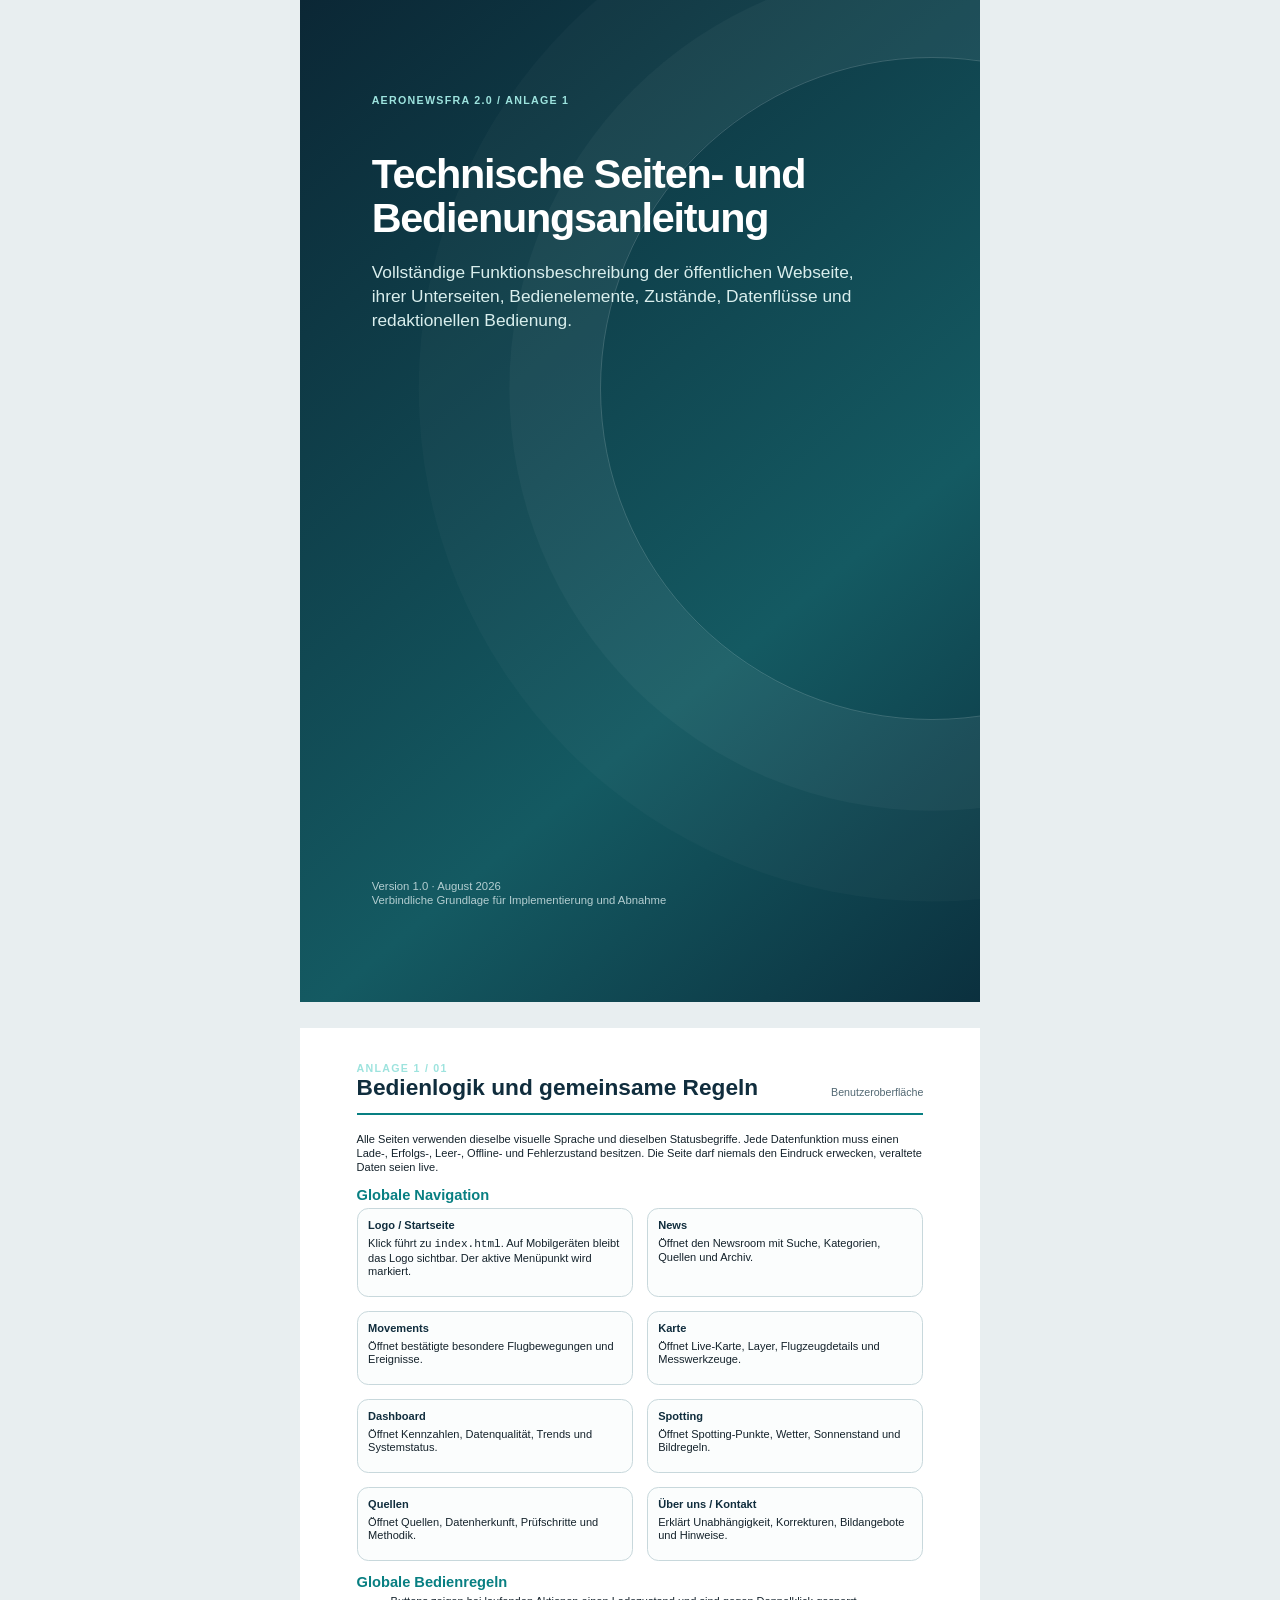
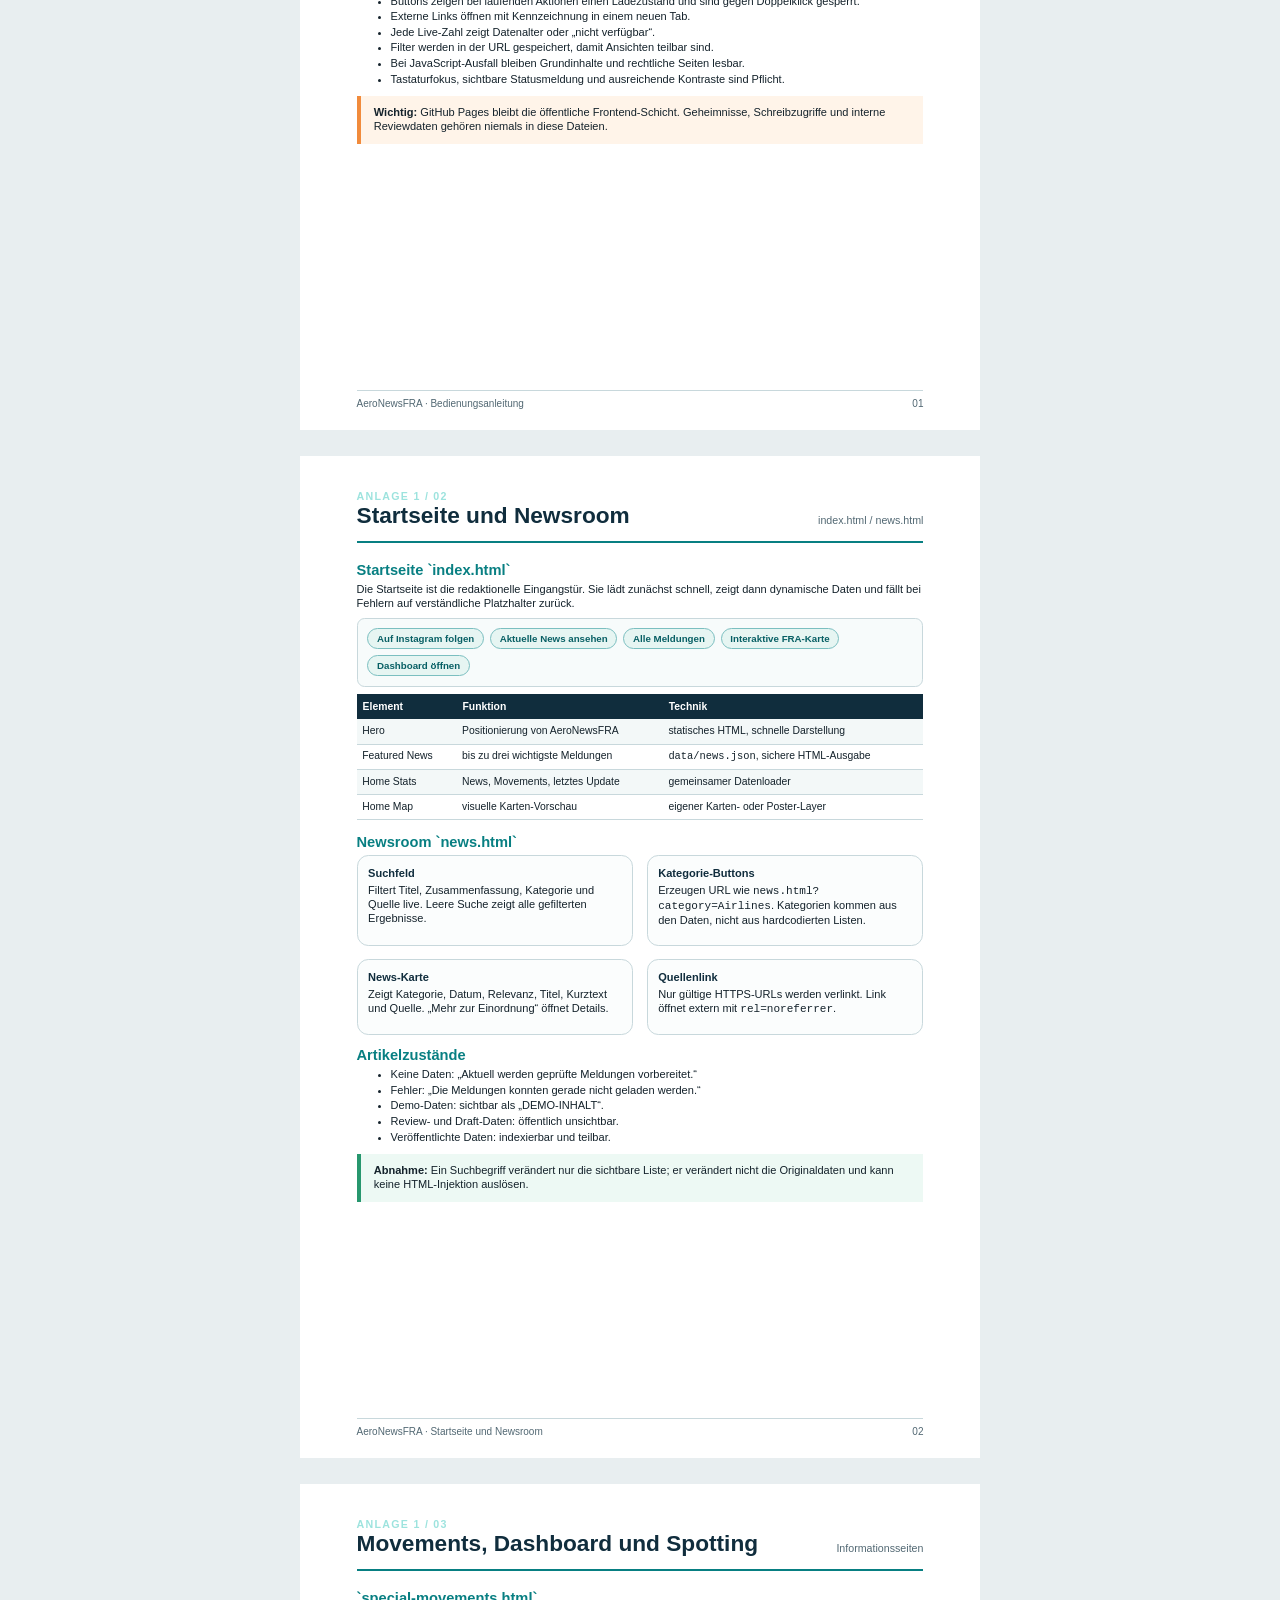
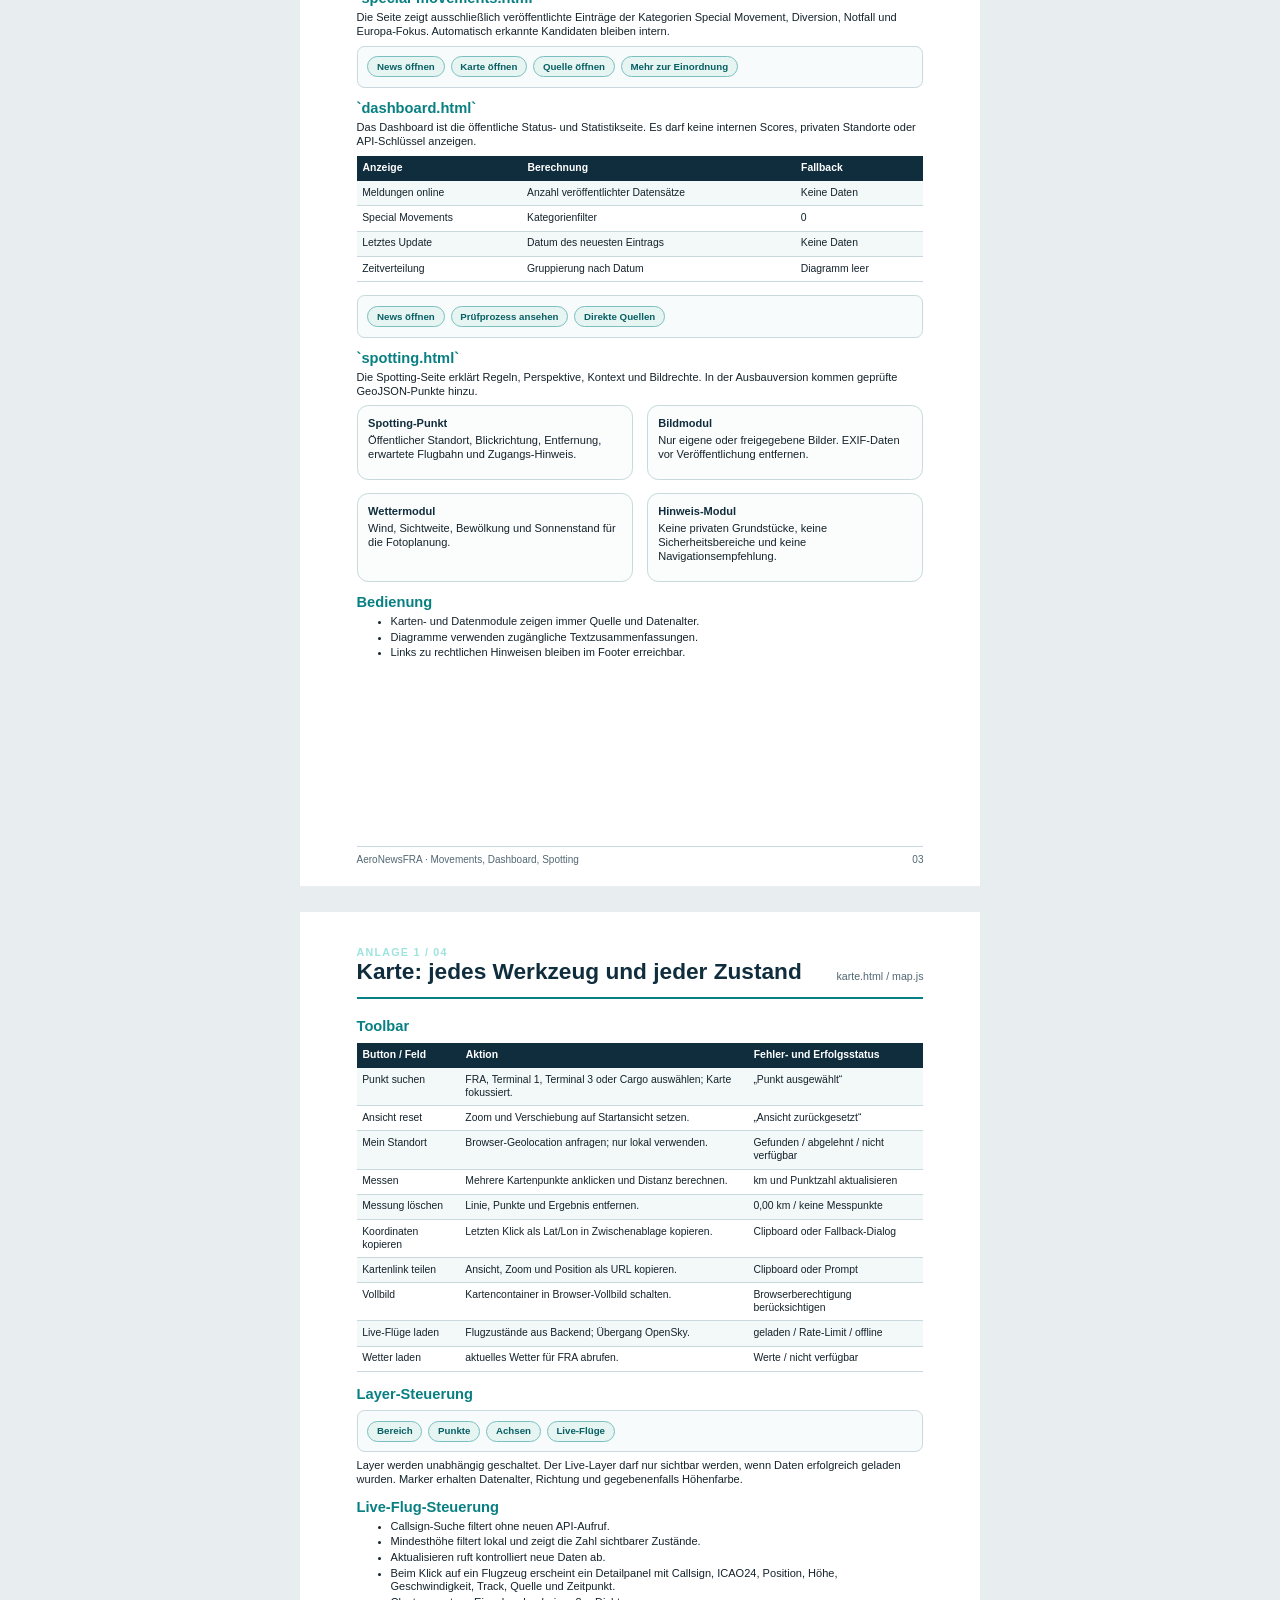
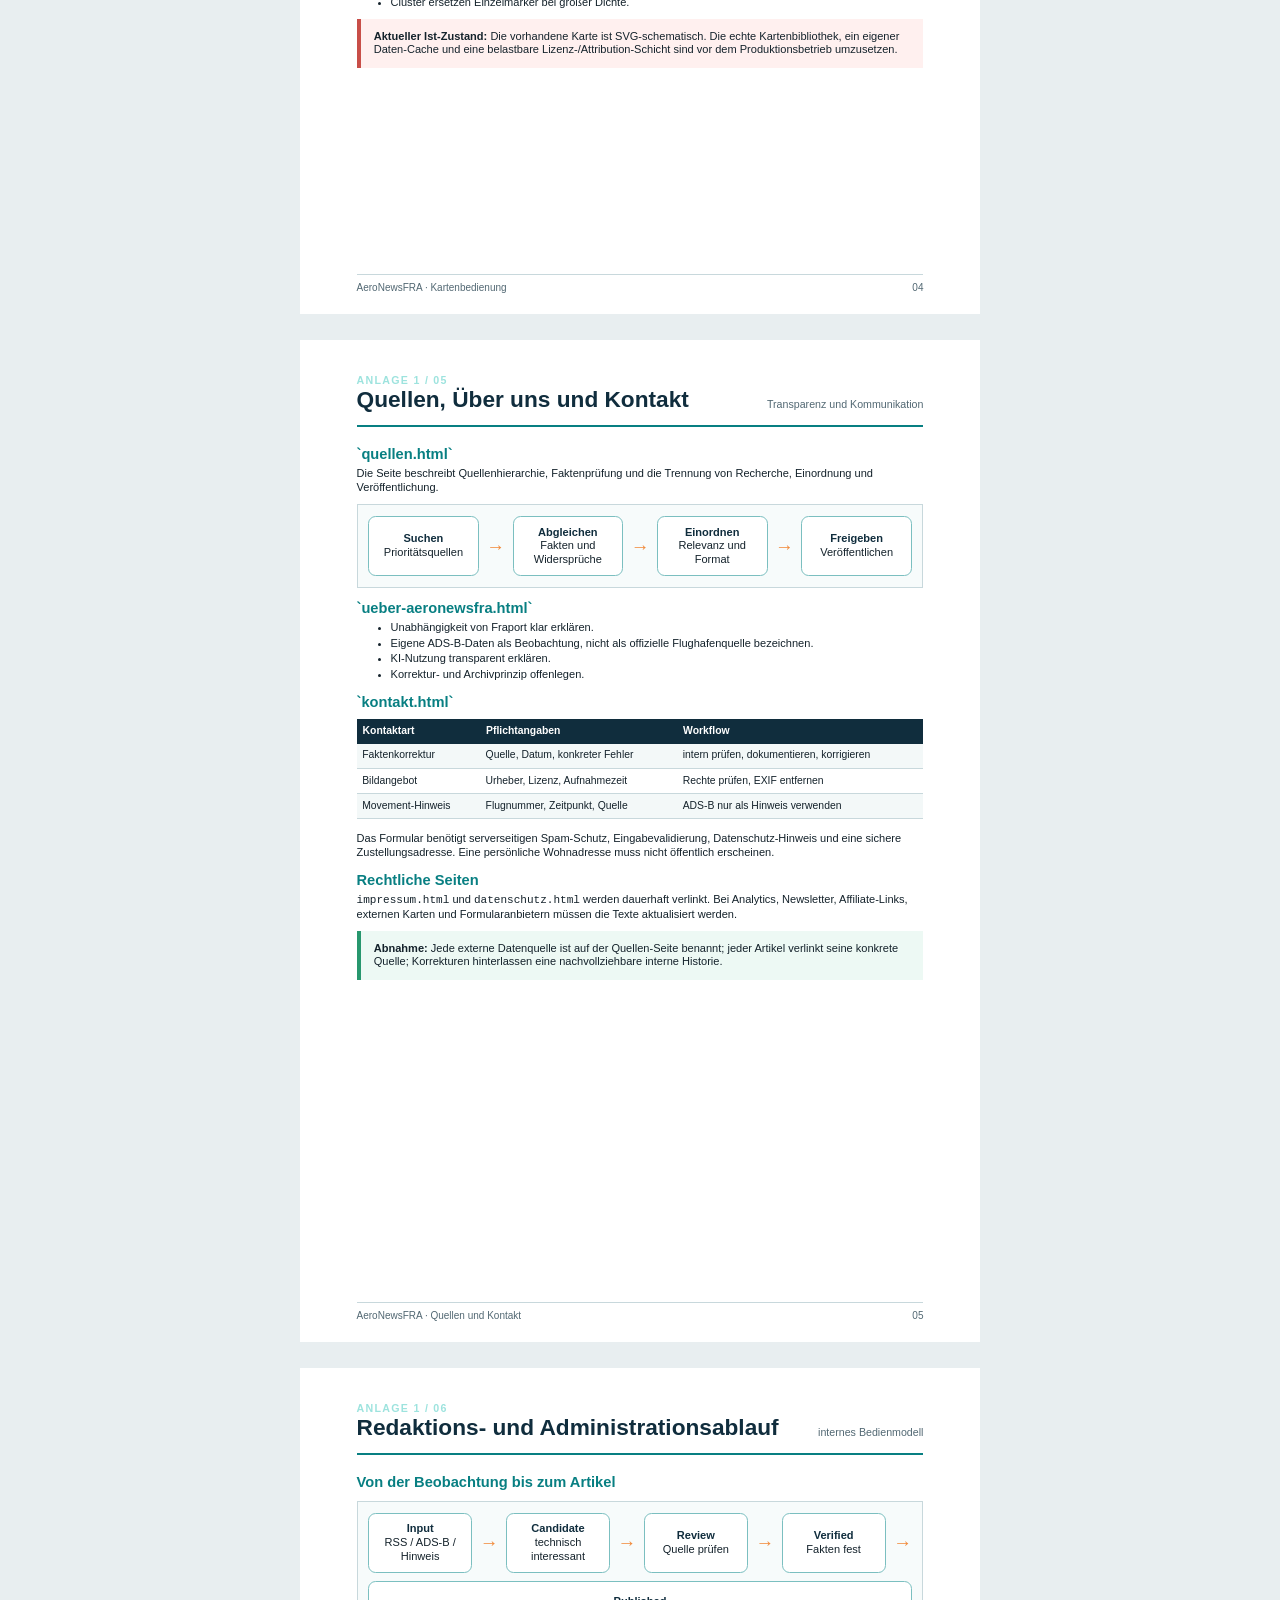
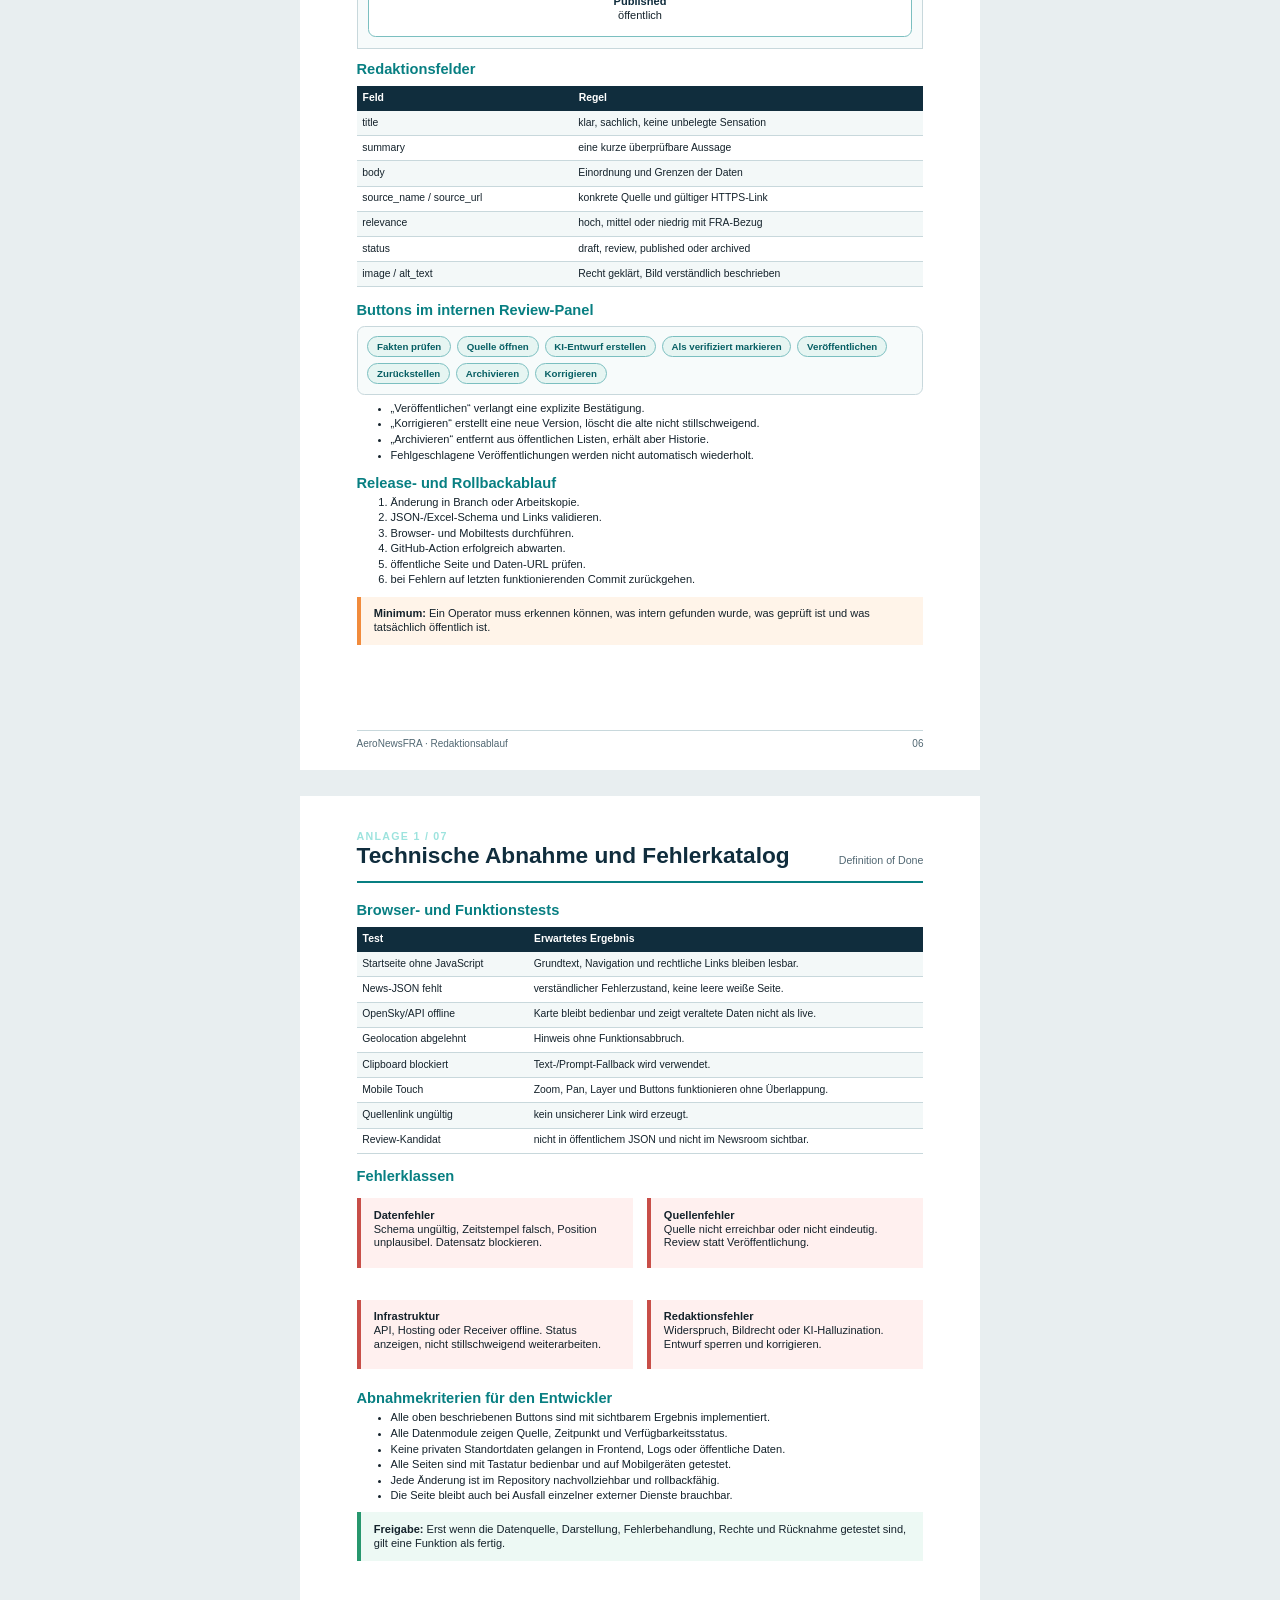
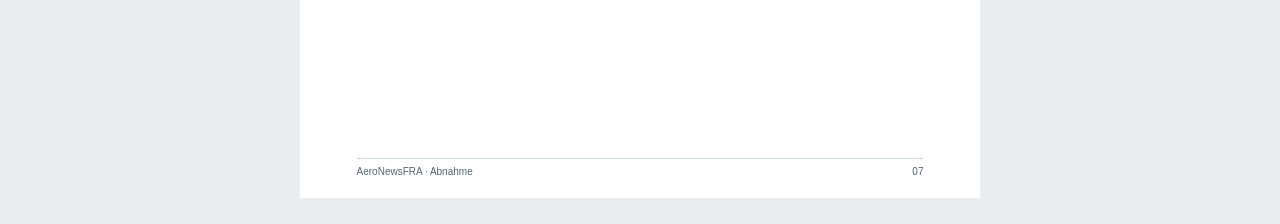
<file: aeronewsfra2/Anlage-1-Technische-Seiten-und-Bedienungsanleitung.html>
<!doctype html><html lang="de"><head><meta charset="utf-8"><title>Anlage 1 | Technische Seiten- und Bedienungsanleitung</title><link rel="stylesheet" href="anlagen.css"></head><body>
<section class="page cover"><div><div class="brand">AeroNewsFRA 2.0 / Anlage 1</div><h1>Technische Seiten- und Bedienungsanleitung</h1><p class="lead">Vollständige Funktionsbeschreibung der öffentlichen Webseite, ihrer Unterseiten, Bedienelemente, Zustände, Datenflüsse und redaktionellen Bedienung.</p></div><div class="meta">Version 1.0 · August 2026<br>Verbindliche Grundlage für Implementierung und Abnahme</div></section>
<section class="page"><div class="head"><div><div class="kicker">Anlage 1 / 01</div><h2>Bedienlogik und gemeinsame Regeln</h2></div><div class="doc">Benutzeroberfläche</div></div><div class="content"><p>Alle Seiten verwenden dieselbe visuelle Sprache und dieselben Statusbegriffe. Jede Datenfunktion muss einen Lade-, Erfolgs-, Leer-, Offline- und Fehlerzustand besitzen. Die Seite darf niemals den Eindruck erwecken, veraltete Daten seien live.</p><h3>Globale Navigation</h3><div class="grid2"><div class="card"><strong>Logo / Startseite</strong><p>Klick führt zu <code>index.html</code>. Auf Mobilgeräten bleibt das Logo sichtbar. Der aktive Menüpunkt wird markiert.</p></div><div class="card"><strong>News</strong><p>Öffnet den Newsroom mit Suche, Kategorien, Quellen und Archiv.</p></div><div class="card"><strong>Movements</strong><p>Öffnet bestätigte besondere Flugbewegungen und Ereignisse.</p></div><div class="card"><strong>Karte</strong><p>Öffnet Live-Karte, Layer, Flugzeugdetails und Messwerkzeuge.</p></div><div class="card"><strong>Dashboard</strong><p>Öffnet Kennzahlen, Datenqualität, Trends und Systemstatus.</p></div><div class="card"><strong>Spotting</strong><p>Öffnet Spotting-Punkte, Wetter, Sonnenstand und Bildregeln.</p></div><div class="card"><strong>Quellen</strong><p>Öffnet Quellen, Datenherkunft, Prüfschritte und Methodik.</p></div><div class="card"><strong>Über uns / Kontakt</strong><p>Erklärt Unabhängigkeit, Korrekturen, Bildangebote und Hinweise.</p></div></div><h3>Globale Bedienregeln</h3><ul><li>Buttons zeigen bei laufenden Aktionen einen Ladezustand und sind gegen Doppelklick gesperrt.</li><li>Externe Links öffnen mit Kennzeichnung in einem neuen Tab.</li><li>Jede Live-Zahl zeigt Datenalter oder „nicht verfügbar“.</li><li>Filter werden in der URL gespeichert, damit Ansichten teilbar sind.</li><li>Bei JavaScript-Ausfall bleiben Grundinhalte und rechtliche Seiten lesbar.</li><li>Tastaturfokus, sichtbare Statusmeldung und ausreichende Kontraste sind Pflicht.</li></ul><div class="callout"><strong>Wichtig:</strong> GitHub Pages bleibt die öffentliche Frontend-Schicht. Geheimnisse, Schreibzugriffe und interne Reviewdaten gehören niemals in diese Dateien.</div></div><div class="footer"><span>AeroNewsFRA · Bedienungsanleitung</span><span>01</span></div></section>
<section class="page"><div class="head"><div><div class="kicker">Anlage 1 / 02</div><h2>Startseite und Newsroom</h2></div><div class="doc">index.html / news.html</div></div><div class="content"><h3>Startseite `index.html`</h3><p>Die Startseite ist die redaktionelle Eingangstür. Sie lädt zunächst schnell, zeigt dann dynamische Daten und fällt bei Fehlern auf verständliche Platzhalter zurück.</p><div class="ui"><span class="btn">Auf Instagram folgen</span><span class="btn">Aktuelle News ansehen</span><span class="btn">Alle Meldungen</span><span class="btn">Interaktive FRA-Karte</span><span class="btn">Dashboard öffnen</span></div><table class="table"><tr><th>Element</th><th>Funktion</th><th>Technik</th></tr><tr><td>Hero</td><td>Positionierung von AeroNewsFRA</td><td>statisches HTML, schnelle Darstellung</td></tr><tr><td>Featured News</td><td>bis zu drei wichtigste Meldungen</td><td><code>data/news.json</code>, sichere HTML-Ausgabe</td></tr><tr><td>Home Stats</td><td>News, Movements, letztes Update</td><td>gemeinsamer Datenloader</td></tr><tr><td>Home Map</td><td>visuelle Karten-Vorschau</td><td>eigener Karten- oder Poster-Layer</td></tr></table><h3>Newsroom `news.html`</h3><div class="grid2"><div class="card"><strong>Suchfeld</strong><p>Filtert Titel, Zusammenfassung, Kategorie und Quelle live. Leere Suche zeigt alle gefilterten Ergebnisse.</p></div><div class="card"><strong>Kategorie-Buttons</strong><p>Erzeugen URL wie <code>news.html?category=Airlines</code>. Kategorien kommen aus den Daten, nicht aus hardcodierten Listen.</p></div><div class="card"><strong>News-Karte</strong><p>Zeigt Kategorie, Datum, Relevanz, Titel, Kurztext und Quelle. „Mehr zur Einordnung“ öffnet Details.</p></div><div class="card"><strong>Quellenlink</strong><p>Nur gültige HTTPS-URLs werden verlinkt. Link öffnet extern mit <code>rel=noreferrer</code>.</p></div></div><h3>Artikelzustände</h3><ul><li>Keine Daten: „Aktuell werden geprüfte Meldungen vorbereitet.“</li><li>Fehler: „Die Meldungen konnten gerade nicht geladen werden.“</li><li>Demo-Daten: sichtbar als „DEMO-INHALT“.</li><li>Review- und Draft-Daten: öffentlich unsichtbar.</li><li>Veröffentlichte Daten: indexierbar und teilbar.</li></ul><div class="ok"><strong>Abnahme:</strong> Ein Suchbegriff verändert nur die sichtbare Liste; er verändert nicht die Originaldaten und kann keine HTML-Injektion auslösen.</div></div><div class="footer"><span>AeroNewsFRA · Startseite und Newsroom</span><span>02</span></div></section>
<section class="page"><div class="head"><div><div class="kicker">Anlage 1 / 03</div><h2>Movements, Dashboard und Spotting</h2></div><div class="doc">Informationsseiten</div></div><div class="content"><h3>`special-movements.html`</h3><p>Die Seite zeigt ausschließlich veröffentlichte Einträge der Kategorien Special Movement, Diversion, Notfall und Europa-Fokus. Automatisch erkannte Kandidaten bleiben intern.</p><div class="ui"><span class="btn">News öffnen</span><span class="btn">Karte öffnen</span><span class="btn">Quelle öffnen</span><span class="btn">Mehr zur Einordnung</span></div><h3>`dashboard.html`</h3><p>Das Dashboard ist die öffentliche Status- und Statistikseite. Es darf keine internen Scores, privaten Standorte oder API-Schlüssel anzeigen.</p><table class="table"><tr><th>Anzeige</th><th>Berechnung</th><th>Fallback</th></tr><tr><td>Meldungen online</td><td>Anzahl veröffentlichter Datensätze</td><td>Keine Daten</td></tr><tr><td>Special Movements</td><td>Kategorienfilter</td><td>0</td></tr><tr><td>Letztes Update</td><td>Datum des neuesten Eintrags</td><td>Keine Daten</td></tr><tr><td>Zeitverteilung</td><td>Gruppierung nach Datum</td><td>Diagramm leer</td></tr></table><div class="ui"><span class="btn">News öffnen</span><span class="btn">Prüfprozess ansehen</span><span class="btn">Direkte Quellen</span></div><h3>`spotting.html`</h3><p>Die Spotting-Seite erklärt Regeln, Perspektive, Kontext und Bildrechte. In der Ausbauversion kommen geprüfte GeoJSON-Punkte hinzu.</p><div class="grid2"><div class="card"><strong>Spotting-Punkt</strong><p>Öffentlicher Standort, Blickrichtung, Entfernung, erwartete Flugbahn und Zugangs-Hinweis.</p></div><div class="card"><strong>Bildmodul</strong><p>Nur eigene oder freigegebene Bilder. EXIF-Daten vor Veröffentlichung entfernen.</p></div><div class="card"><strong>Wettermodul</strong><p>Wind, Sichtweite, Bewölkung und Sonnenstand für die Fotoplanung.</p></div><div class="card"><strong>Hinweis-Modul</strong><p>Keine privaten Grundstücke, keine Sicherheitsbereiche und keine Navigationsempfehlung.</p></div></div><h3>Bedienung</h3><ul><li>Karten- und Datenmodule zeigen immer Quelle und Datenalter.</li><li>Diagramme verwenden zugängliche Textzusammenfassungen.</li><li>Links zu rechtlichen Hinweisen bleiben im Footer erreichbar.</li></ul></div><div class="footer"><span>AeroNewsFRA · Movements, Dashboard, Spotting</span><span>03</span></div></section>
<section class="page"><div class="head"><div><div class="kicker">Anlage 1 / 04</div><h2>Karte: jedes Werkzeug und jeder Zustand</h2></div><div class="doc">karte.html / map.js</div></div><div class="content"><h3>Toolbar</h3><table class="table"><tr><th>Button / Feld</th><th>Aktion</th><th>Fehler- und Erfolgsstatus</th></tr><tr><td>Punkt suchen</td><td>FRA, Terminal 1, Terminal 3 oder Cargo auswählen; Karte fokussiert.</td><td>„Punkt ausgewählt“</td></tr><tr><td>Ansicht reset</td><td>Zoom und Verschiebung auf Startansicht setzen.</td><td>„Ansicht zurückgesetzt“</td></tr><tr><td>Mein Standort</td><td>Browser-Geolocation anfragen; nur lokal verwenden.</td><td>Gefunden / abgelehnt / nicht verfügbar</td></tr><tr><td>Messen</td><td>Mehrere Kartenpunkte anklicken und Distanz berechnen.</td><td>km und Punktzahl aktualisieren</td></tr><tr><td>Messung löschen</td><td>Linie, Punkte und Ergebnis entfernen.</td><td>0,00 km / keine Messpunkte</td></tr><tr><td>Koordinaten kopieren</td><td>Letzten Klick als Lat/Lon in Zwischenablage kopieren.</td><td>Clipboard oder Fallback-Dialog</td></tr><tr><td>Kartenlink teilen</td><td>Ansicht, Zoom und Position als URL kopieren.</td><td>Clipboard oder Prompt</td></tr><tr><td>Vollbild</td><td>Kartencontainer in Browser-Vollbild schalten.</td><td>Browserberechtigung berücksichtigen</td></tr><tr><td>Live-Flüge laden</td><td>Flugzustände aus Backend; Übergang OpenSky.</td><td>geladen / Rate-Limit / offline</td></tr><tr><td>Wetter laden</td><td>aktuelles Wetter für FRA abrufen.</td><td>Werte / nicht verfügbar</td></tr></table><h3>Layer-Steuerung</h3><div class="ui"><span class="btn">Bereich</span><span class="btn">Punkte</span><span class="btn">Achsen</span><span class="btn">Live-Flüge</span></div><p>Layer werden unabhängig geschaltet. Der Live-Layer darf nur sichtbar werden, wenn Daten erfolgreich geladen wurden. Marker erhalten Datenalter, Richtung und gegebenenfalls Höhenfarbe.</p><h3>Live-Flug-Steuerung</h3><ul><li>Callsign-Suche filtert ohne neuen API-Aufruf.</li><li>Mindesthöhe filtert lokal und zeigt die Zahl sichtbarer Zustände.</li><li>Aktualisieren ruft kontrolliert neue Daten ab.</li><li>Beim Klick auf ein Flugzeug erscheint ein Detailpanel mit Callsign, ICAO24, Position, Höhe, Geschwindigkeit, Track, Quelle und Zeitpunkt.</li><li>Cluster ersetzen Einzelmarker bei großer Dichte.</li></ul><div class="risk"><strong>Aktueller Ist-Zustand:</strong> Die vorhandene Karte ist SVG-schematisch. Die echte Kartenbibliothek, ein eigener Daten-Cache und eine belastbare Lizenz-/Attribution-Schicht sind vor dem Produktionsbetrieb umzusetzen.</div></div><div class="footer"><span>AeroNewsFRA · Kartenbedienung</span><span>04</span></div></section>
<section class="page"><div class="head"><div><div class="kicker">Anlage 1 / 05</div><h2>Quellen, Über uns und Kontakt</h2></div><div class="doc">Transparenz und Kommunikation</div></div><div class="content"><h3>`quellen.html`</h3><p>Die Seite beschreibt Quellenhierarchie, Faktenprüfung und die Trennung von Recherche, Einordnung und Veröffentlichung.</p><div class="flow"><div class="node"><b>Suchen</b>Prioritätsquellen</div><div class="arrow">→</div><div class="node"><b>Abgleichen</b>Fakten und Widersprüche</div><div class="arrow">→</div><div class="node"><b>Einordnen</b>Relevanz und Format</div><div class="arrow">→</div><div class="node"><b>Freigeben</b>Veröffentlichen</div></div><h3>`ueber-aeronewsfra.html`</h3><ul><li>Unabhängigkeit von Fraport klar erklären.</li><li>Eigene ADS-B-Daten als Beobachtung, nicht als offizielle Flughafenquelle bezeichnen.</li><li>KI-Nutzung transparent erklären.</li><li>Korrektur- und Archivprinzip offenlegen.</li></ul><h3>`kontakt.html`</h3><table class="table"><tr><th>Kontaktart</th><th>Pflichtangaben</th><th>Workflow</th></tr><tr><td>Faktenkorrektur</td><td>Quelle, Datum, konkreter Fehler</td><td>intern prüfen, dokumentieren, korrigieren</td></tr><tr><td>Bildangebot</td><td>Urheber, Lizenz, Aufnahmezeit</td><td>Rechte prüfen, EXIF entfernen</td></tr><tr><td>Movement-Hinweis</td><td>Flugnummer, Zeitpunkt, Quelle</td><td>ADS-B nur als Hinweis verwenden</td></tr></table><p>Das Formular benötigt serverseitigen Spam-Schutz, Eingabevalidierung, Datenschutz-Hinweis und eine sichere Zustellungsadresse. Eine persönliche Wohnadresse muss nicht öffentlich erscheinen.</p><h3>Rechtliche Seiten</h3><p><code>impressum.html</code> und <code>datenschutz.html</code> werden dauerhaft verlinkt. Bei Analytics, Newsletter, Affiliate-Links, externen Karten und Formularanbietern müssen die Texte aktualisiert werden.</p><div class="ok"><strong>Abnahme:</strong> Jede externe Datenquelle ist auf der Quellen-Seite benannt; jeder Artikel verlinkt seine konkrete Quelle; Korrekturen hinterlassen eine nachvollziehbare interne Historie.</div></div><div class="footer"><span>AeroNewsFRA · Quellen und Kontakt</span><span>05</span></div></section>
<section class="page"><div class="head"><div><div class="kicker">Anlage 1 / 06</div><h2>Redaktions- und Administrationsablauf</h2></div><div class="doc">internes Bedienmodell</div></div><div class="content"><h3>Von der Beobachtung bis zum Artikel</h3><div class="flow"><div class="node"><b>Input</b>RSS / ADS-B / Hinweis</div><div class="arrow">→</div><div class="node"><b>Candidate</b>technisch interessant</div><div class="arrow">→</div><div class="node"><b>Review</b>Quelle prüfen</div><div class="arrow">→</div><div class="node"><b>Verified</b>Fakten fest</div><div class="arrow">→</div><div class="node"><b>Published</b>öffentlich</div></div><h3>Redaktionsfelder</h3><table class="table"><tr><th>Feld</th><th>Regel</th></tr><tr><td>title</td><td>klar, sachlich, keine unbelegte Sensation</td></tr><tr><td>summary</td><td>eine kurze überprüfbare Aussage</td></tr><tr><td>body</td><td>Einordnung und Grenzen der Daten</td></tr><tr><td>source_name / source_url</td><td>konkrete Quelle und gültiger HTTPS-Link</td></tr><tr><td>relevance</td><td>hoch, mittel oder niedrig mit FRA-Bezug</td></tr><tr><td>status</td><td>draft, review, published oder archived</td></tr><tr><td>image / alt_text</td><td>Recht geklärt, Bild verständlich beschrieben</td></tr></table><h3>Buttons im internen Review-Panel</h3><div class="ui"><span class="btn">Fakten prüfen</span><span class="btn">Quelle öffnen</span><span class="btn">KI-Entwurf erstellen</span><span class="btn">Als verifiziert markieren</span><span class="btn">Veröffentlichen</span><span class="btn">Zurückstellen</span><span class="btn">Archivieren</span><span class="btn">Korrigieren</span></div><ul><li>„Veröffentlichen“ verlangt eine explizite Bestätigung.</li><li>„Korrigieren“ erstellt eine neue Version, löscht die alte nicht stillschweigend.</li><li>„Archivieren“ entfernt aus öffentlichen Listen, erhält aber Historie.</li><li>Fehlgeschlagene Veröffentlichungen werden nicht automatisch wiederholt.</li></ul><h3>Release- und Rollbackablauf</h3><ol><li>Änderung in Branch oder Arbeitskopie.</li><li>JSON-/Excel-Schema und Links validieren.</li><li>Browser- und Mobiltests durchführen.</li><li>GitHub-Action erfolgreich abwarten.</li><li>öffentliche Seite und Daten-URL prüfen.</li><li>bei Fehlern auf letzten funktionierenden Commit zurückgehen.</li></ol><div class="callout"><strong>Minimum:</strong> Ein Operator muss erkennen können, was intern gefunden wurde, was geprüft ist und was tatsächlich öffentlich ist.</div></div><div class="footer"><span>AeroNewsFRA · Redaktionsablauf</span><span>06</span></div></section>
<section class="page"><div class="head"><div><div class="kicker">Anlage 1 / 07</div><h2>Technische Abnahme und Fehlerkatalog</h2></div><div class="doc">Definition of Done</div></div><div class="content"><h3>Browser- und Funktionstests</h3><table class="table"><tr><th>Test</th><th>Erwartetes Ergebnis</th></tr><tr><td>Startseite ohne JavaScript</td><td>Grundtext, Navigation und rechtliche Links bleiben lesbar.</td></tr><tr><td>News-JSON fehlt</td><td>verständlicher Fehlerzustand, keine leere weiße Seite.</td></tr><tr><td>OpenSky/API offline</td><td>Karte bleibt bedienbar und zeigt veraltete Daten nicht als live.</td></tr><tr><td>Geolocation abgelehnt</td><td>Hinweis ohne Funktionsabbruch.</td></tr><tr><td>Clipboard blockiert</td><td>Text-/Prompt-Fallback wird verwendet.</td></tr><tr><td>Mobile Touch</td><td>Zoom, Pan, Layer und Buttons funktionieren ohne Überlappung.</td></tr><tr><td>Quellenlink ungültig</td><td>kein unsicherer Link wird erzeugt.</td></tr><tr><td>Review-Kandidat</td><td>nicht in öffentlichem JSON und nicht im Newsroom sichtbar.</td></tr></table><h3>Fehlerklassen</h3><div class="grid2"><div class="risk"><strong>Datenfehler</strong><p>Schema ungültig, Zeitstempel falsch, Position unplausibel. Datensatz blockieren.</p></div><div class="risk"><strong>Quellenfehler</strong><p>Quelle nicht erreichbar oder nicht eindeutig. Review statt Veröffentlichung.</p></div><div class="risk"><strong>Infrastruktur</strong><p>API, Hosting oder Receiver offline. Status anzeigen, nicht stillschweigend weiterarbeiten.</p></div><div class="risk"><strong>Redaktionsfehler</strong><p>Widerspruch, Bildrecht oder KI-Halluzination. Entwurf sperren und korrigieren.</p></div></div><h3>Abnahmekriterien für den Entwickler</h3><ul><li>Alle oben beschriebenen Buttons sind mit sichtbarem Ergebnis implementiert.</li><li>Alle Datenmodule zeigen Quelle, Zeitpunkt und Verfügbarkeitsstatus.</li><li>Keine privaten Standortdaten gelangen in Frontend, Logs oder öffentliche Daten.</li><li>Alle Seiten sind mit Tastatur bedienbar und auf Mobilgeräten getestet.</li><li>Jede Änderung ist im Repository nachvollziehbar und rollbackfähig.</li><li>Die Seite bleibt auch bei Ausfall einzelner externer Dienste brauchbar.</li></ul><div class="ok"><strong>Freigabe:</strong> Erst wenn die Datenquelle, Darstellung, Fehlerbehandlung, Rechte und Rücknahme getestet sind, gilt eine Funktion als fertig.</div></div><div class="footer"><span>AeroNewsFRA · Abnahme</span><span>07</span></div></section>
</body></html>
</file>
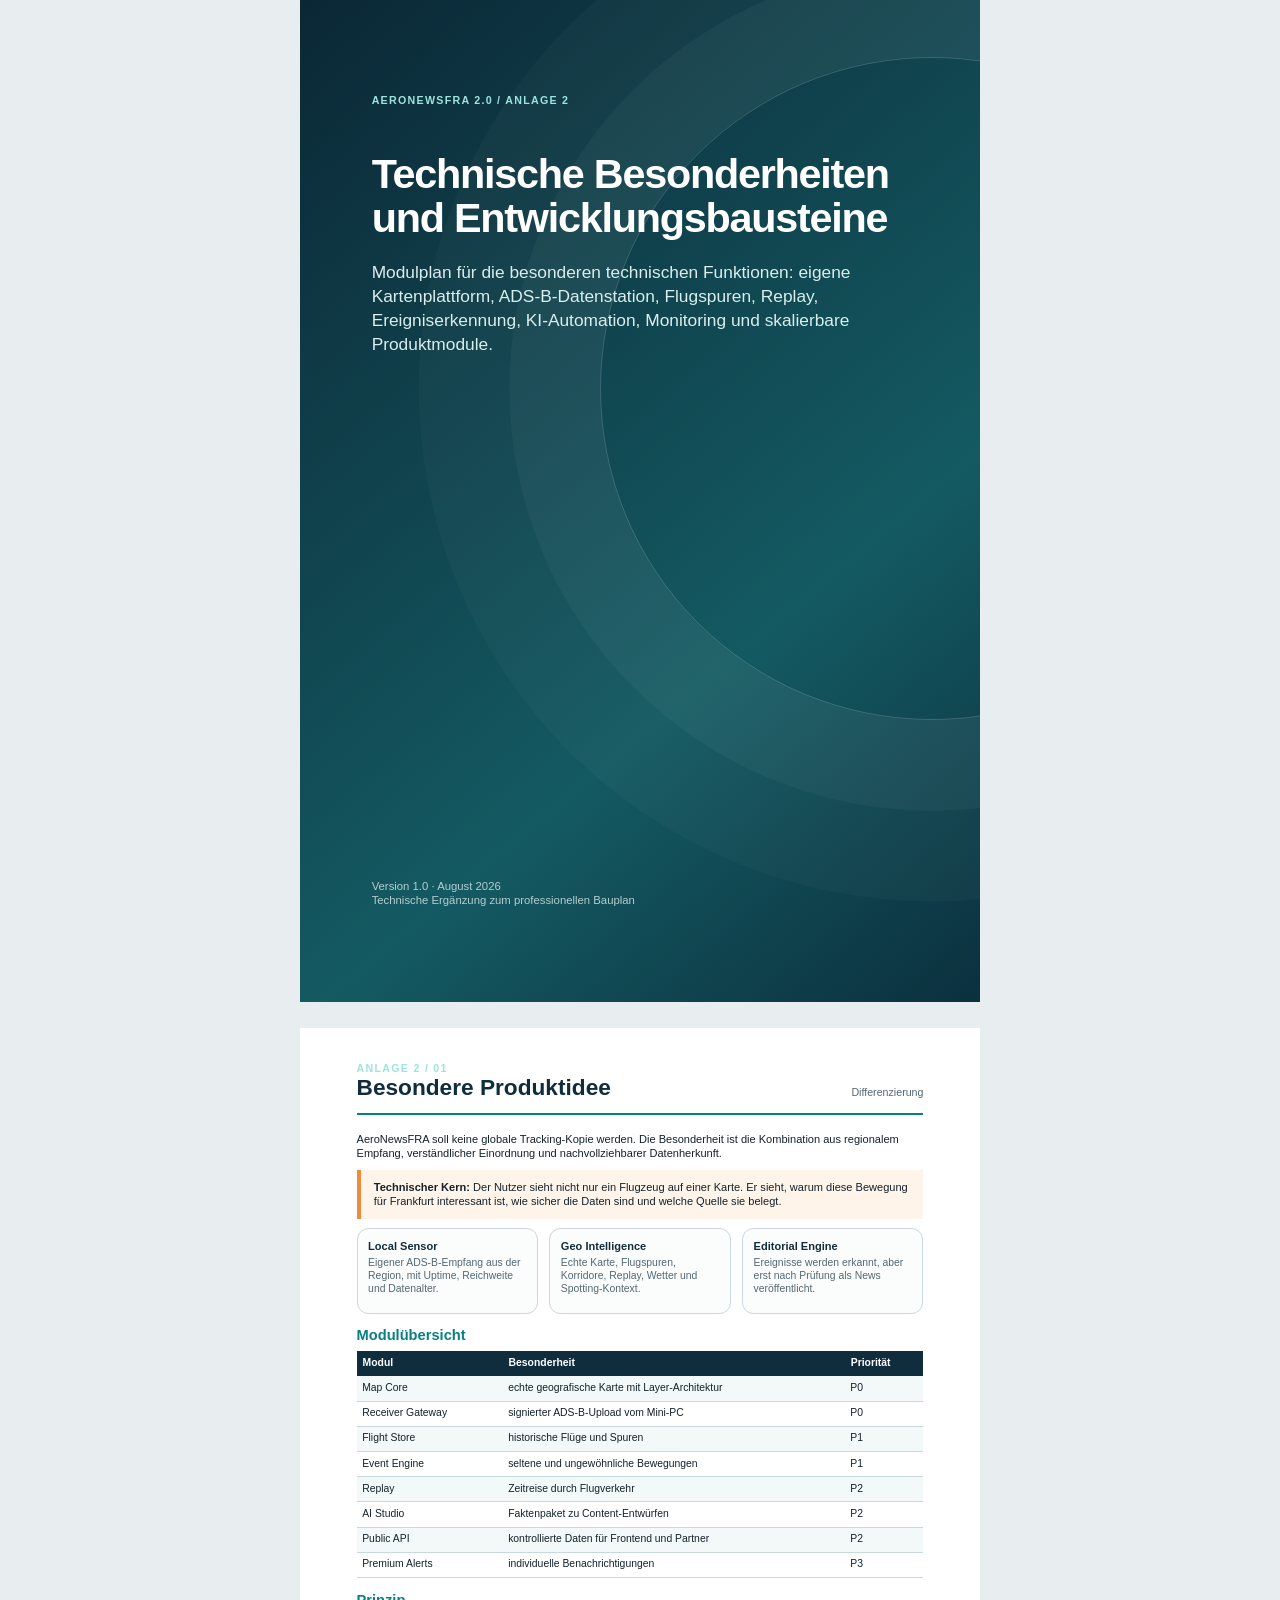
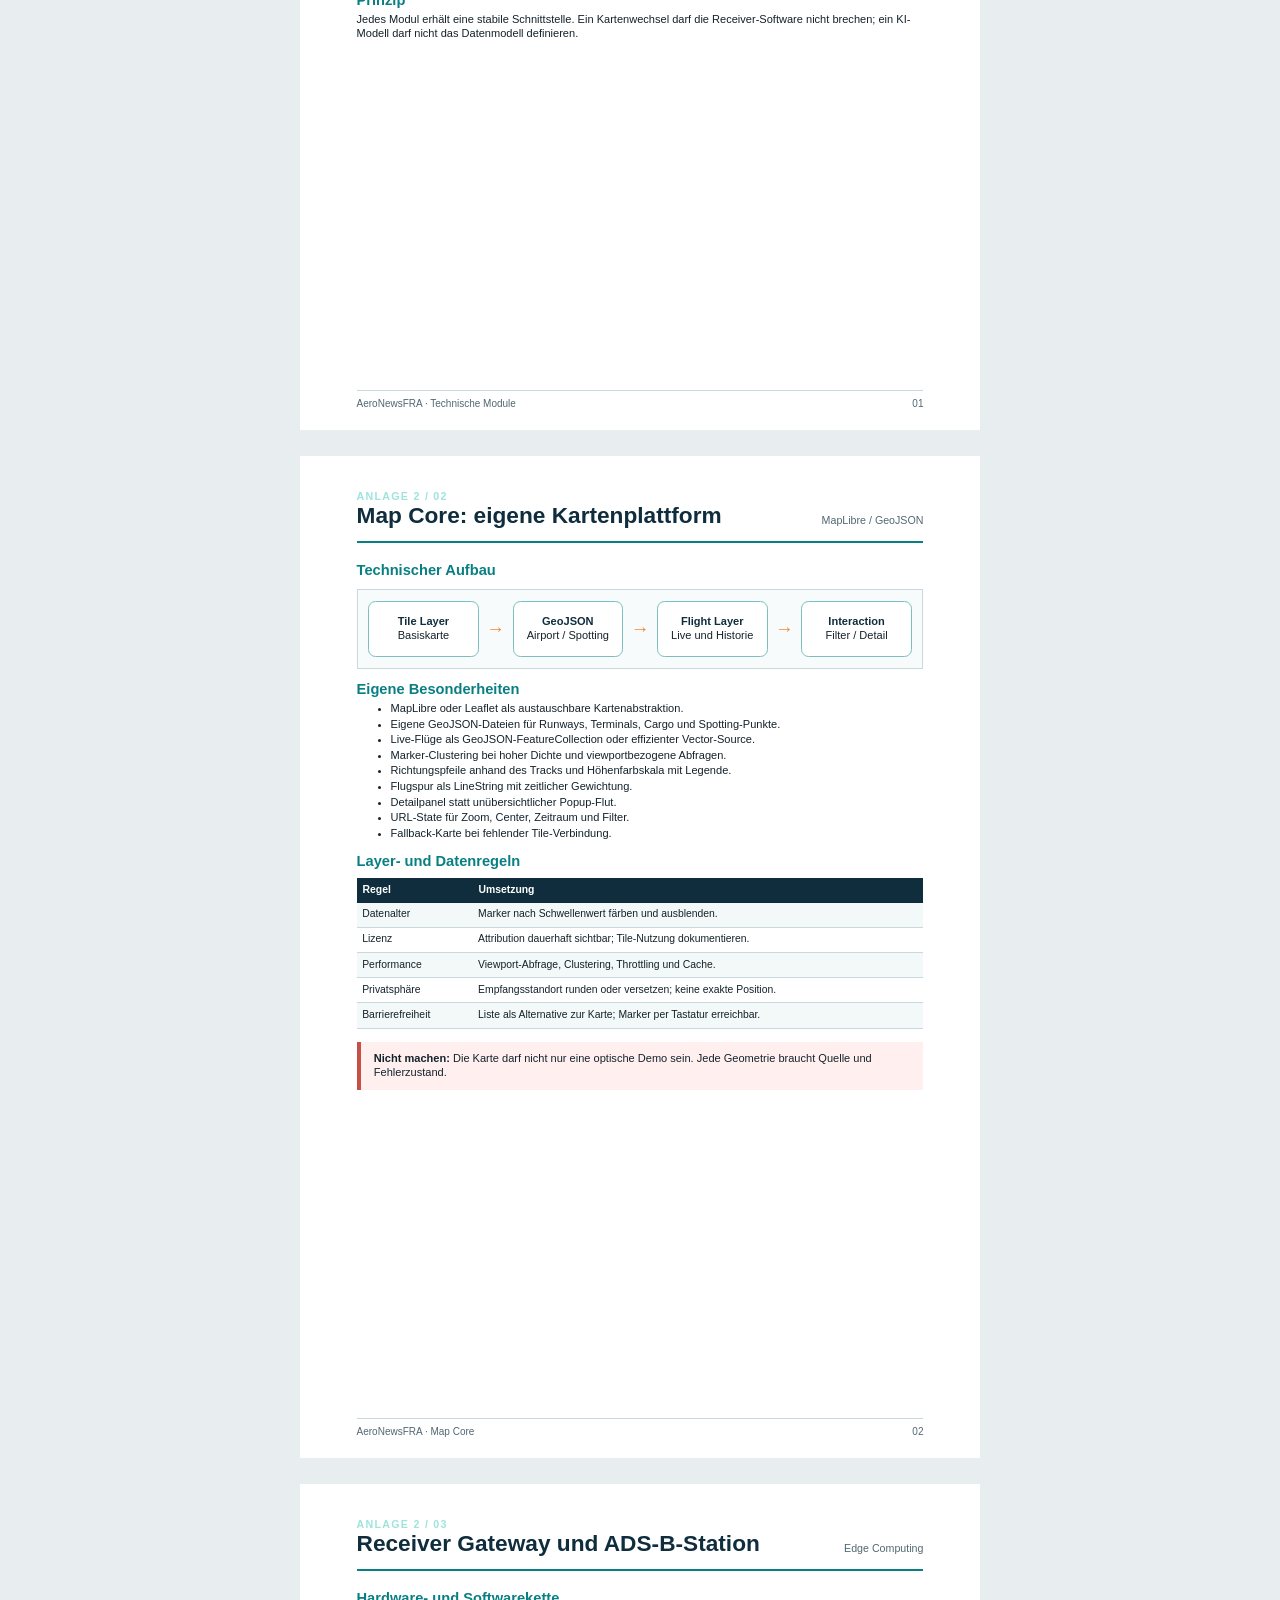
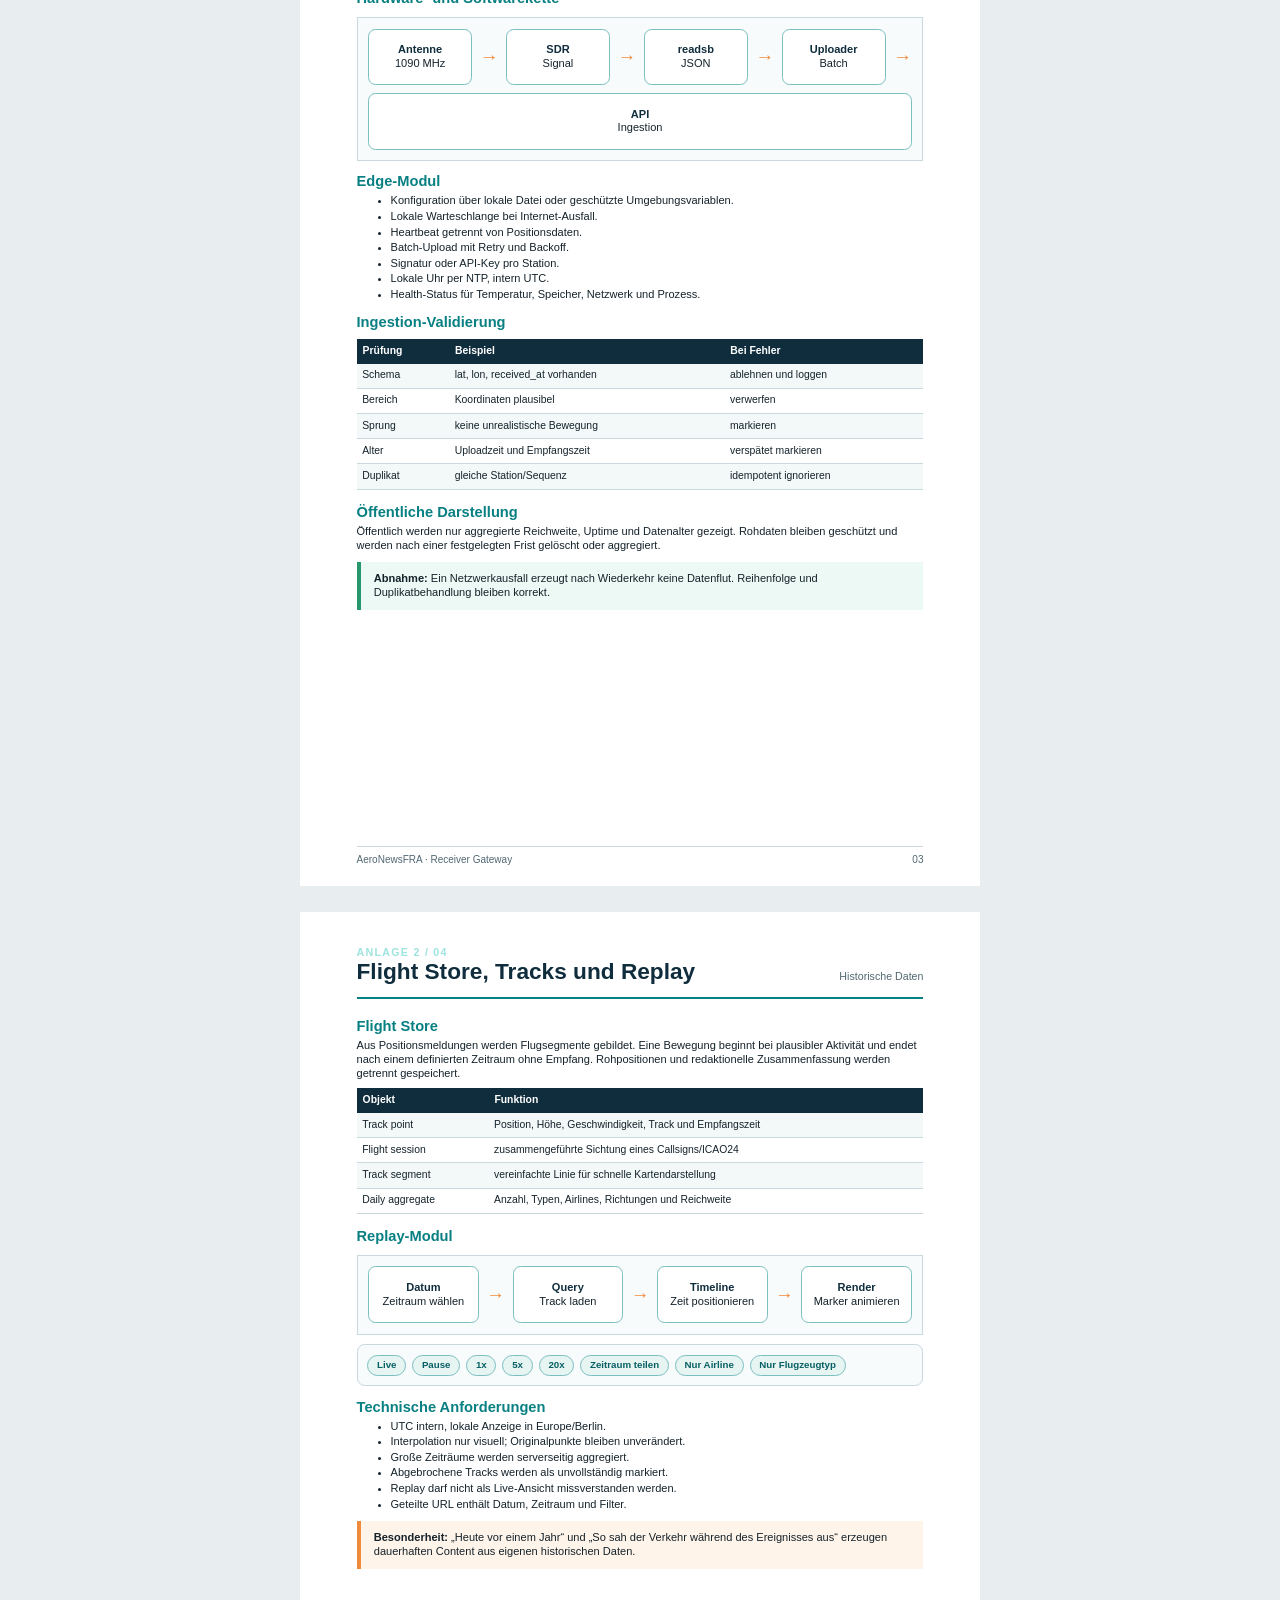
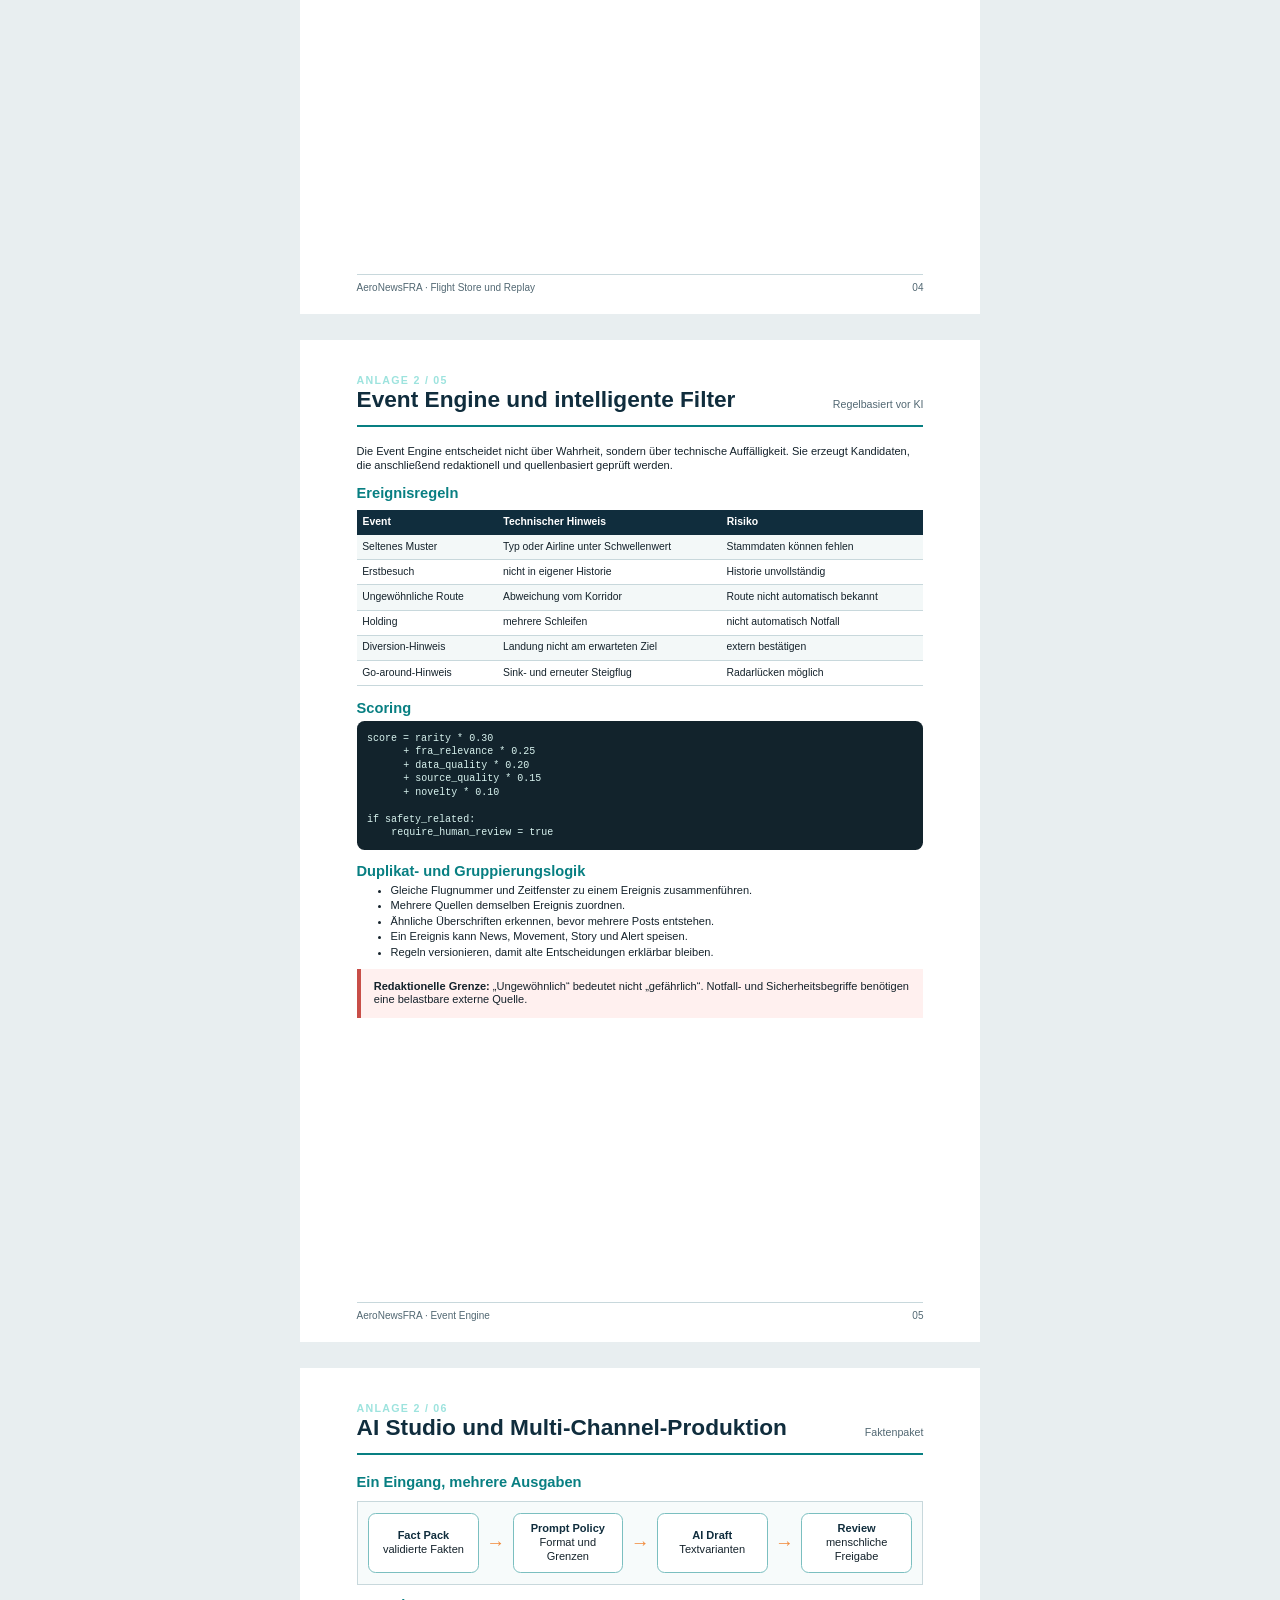
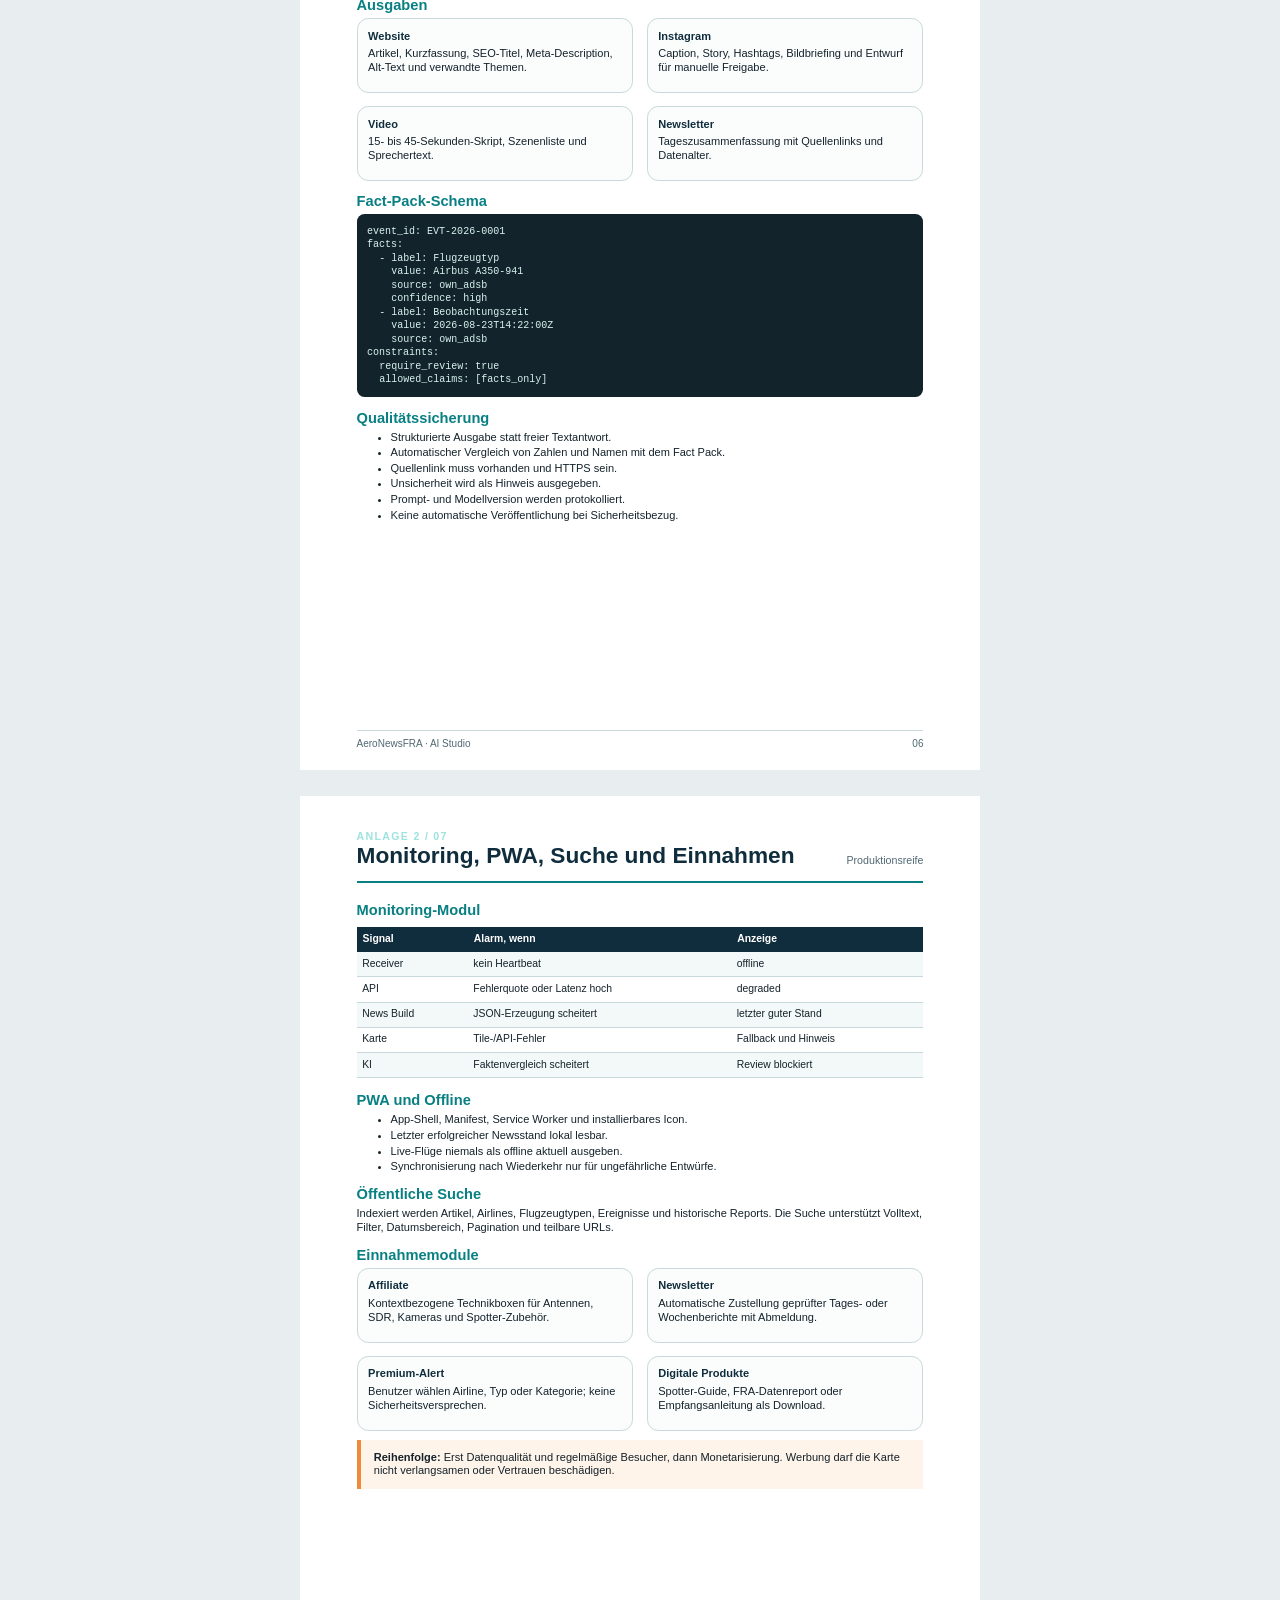
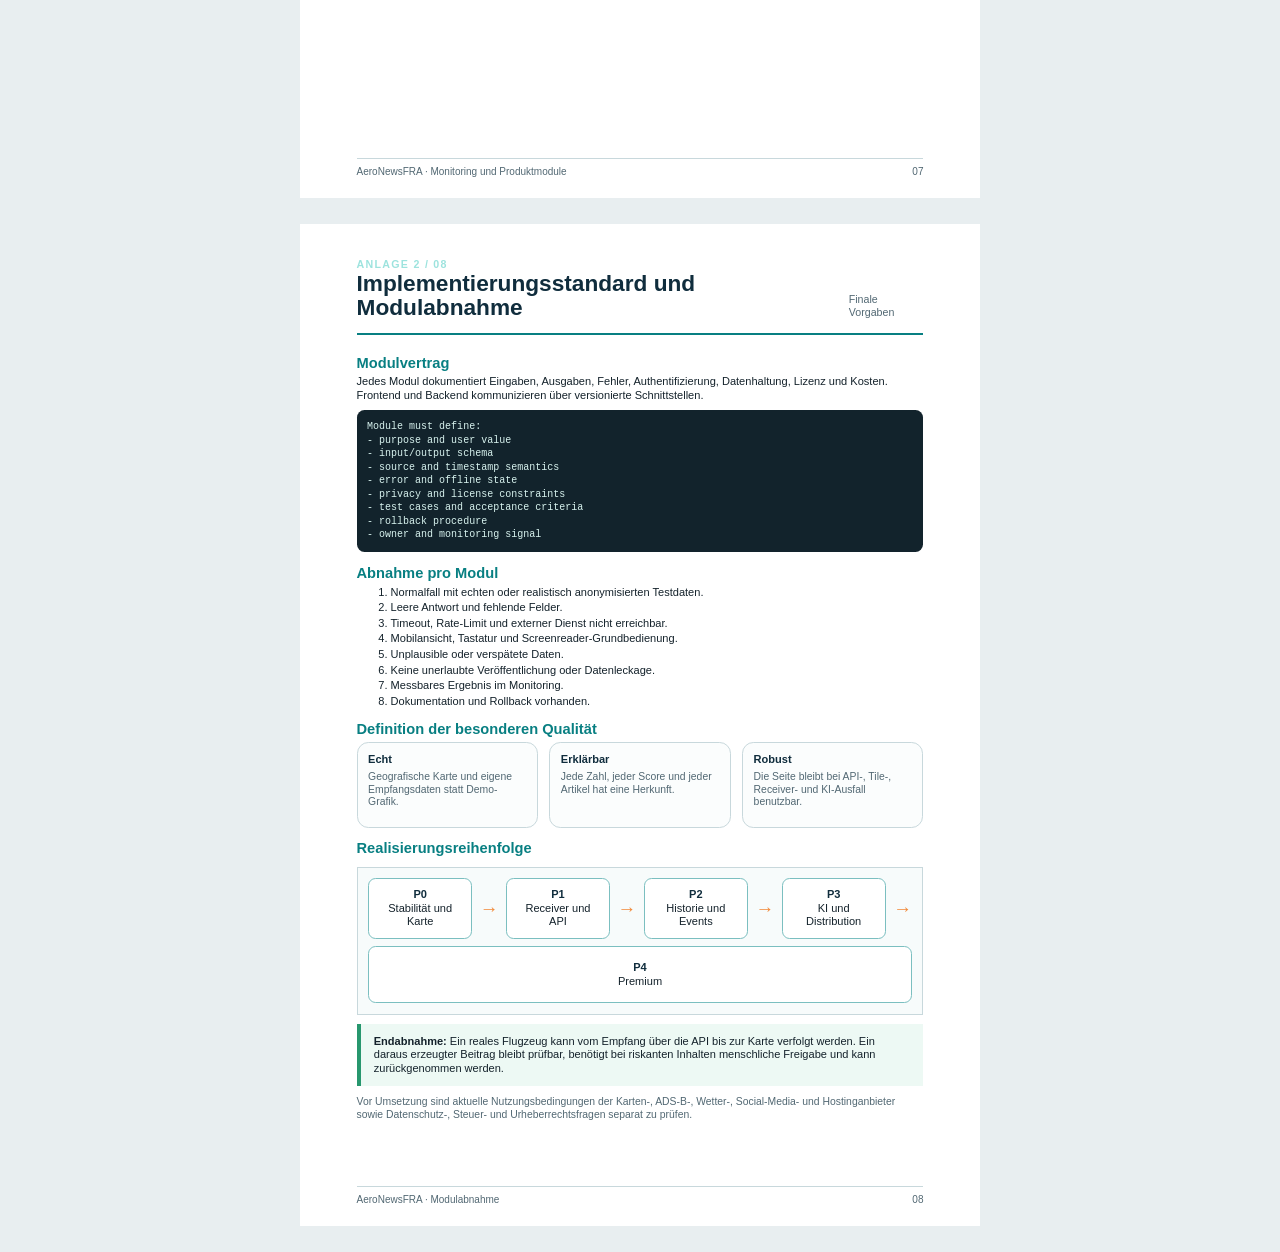
<file: aeronewsfra2/Anlage-2-Technische-Besonderheiten-und-Module.html>
<!doctype html>
<html lang="de">
<head><meta charset="utf-8"><title>Anlage 2 | Technische Besonderheiten und Module</title><link rel="stylesheet" href="anlagen.css"></head>
<body>
<section class="page cover"><div><div class="brand">AeroNewsFRA 2.0 / Anlage 2</div><h1>Technische Besonderheiten und Entwicklungsbausteine</h1><p class="lead">Modulplan für die besonderen technischen Funktionen: eigene Kartenplattform, ADS-B-Datenstation, Flugspuren, Replay, Ereigniserkennung, KI-Automation, Monitoring und skalierbare Produktmodule.</p></div><div class="meta">Version 1.0 · August 2026<br>Technische Ergänzung zum professionellen Bauplan</div></section>

<section class="page"><div class="head"><div><div class="kicker">Anlage 2 / 01</div><h2>Besondere Produktidee</h2></div><div class="doc">Differenzierung</div></div><div class="content">
<p>AeroNewsFRA soll keine globale Tracking-Kopie werden. Die Besonderheit ist die Kombination aus regionalem Empfang, verständlicher Einordnung und nachvollziehbarer Datenherkunft.</p>
<div class="callout"><strong>Technischer Kern:</strong> Der Nutzer sieht nicht nur ein Flugzeug auf einer Karte. Er sieht, warum diese Bewegung für Frankfurt interessant ist, wie sicher die Daten sind und welche Quelle sie belegt.</div>
<div class="grid3"><div class="card"><strong>Local Sensor</strong><p class="small">Eigener ADS-B-Empfang aus der Region, mit Uptime, Reichweite und Datenalter.</p></div><div class="card"><strong>Geo Intelligence</strong><p class="small">Echte Karte, Flugspuren, Korridore, Replay, Wetter und Spotting-Kontext.</p></div><div class="card"><strong>Editorial Engine</strong><p class="small">Ereignisse werden erkannt, aber erst nach Prüfung als News veröffentlicht.</p></div></div>
<h3>Modulübersicht</h3><table class="table"><tr><th>Modul</th><th>Besonderheit</th><th>Priorität</th></tr><tr><td>Map Core</td><td>echte geografische Karte mit Layer-Architektur</td><td>P0</td></tr><tr><td>Receiver Gateway</td><td>signierter ADS-B-Upload vom Mini-PC</td><td>P0</td></tr><tr><td>Flight Store</td><td>historische Flüge und Spuren</td><td>P1</td></tr><tr><td>Event Engine</td><td>seltene und ungewöhnliche Bewegungen</td><td>P1</td></tr><tr><td>Replay</td><td>Zeitreise durch Flugverkehr</td><td>P2</td></tr><tr><td>AI Studio</td><td>Faktenpaket zu Content-Entwürfen</td><td>P2</td></tr><tr><td>Public API</td><td>kontrollierte Daten für Frontend und Partner</td><td>P2</td></tr><tr><td>Premium Alerts</td><td>individuelle Benachrichtigungen</td><td>P3</td></tr></table>
<h3>Prinzip</h3><p>Jedes Modul erhält eine stabile Schnittstelle. Ein Kartenwechsel darf die Receiver-Software nicht brechen; ein KI-Modell darf nicht das Datenmodell definieren.</p>
</div><div class="footer"><span>AeroNewsFRA · Technische Module</span><span>01</span></div></section>

<section class="page"><div class="head"><div><div class="kicker">Anlage 2 / 02</div><h2>Map Core: eigene Kartenplattform</h2></div><div class="doc">MapLibre / GeoJSON</div></div><div class="content">
<h3>Technischer Aufbau</h3><div class="flow"><div class="node"><b>Tile Layer</b>Basiskarte</div><div class="arrow">→</div><div class="node"><b>GeoJSON</b>Airport / Spotting</div><div class="arrow">→</div><div class="node"><b>Flight Layer</b>Live und Historie</div><div class="arrow">→</div><div class="node"><b>Interaction</b>Filter / Detail</div></div>
<h3>Eigene Besonderheiten</h3><ul><li>MapLibre oder Leaflet als austauschbare Kartenabstraktion.</li><li>Eigene GeoJSON-Dateien für Runways, Terminals, Cargo und Spotting-Punkte.</li><li>Live-Flüge als GeoJSON-FeatureCollection oder effizienter Vector-Source.</li><li>Marker-Clustering bei hoher Dichte und viewportbezogene Abfragen.</li><li>Richtungspfeile anhand des Tracks und Höhenfarbskala mit Legende.</li><li>Flugspur als LineString mit zeitlicher Gewichtung.</li><li>Detailpanel statt unübersichtlicher Popup-Flut.</li><li>URL-State für Zoom, Center, Zeitraum und Filter.</li><li>Fallback-Karte bei fehlender Tile-Verbindung.</li></ul>
<h3>Layer- und Datenregeln</h3><table class="table"><tr><th>Regel</th><th>Umsetzung</th></tr><tr><td>Datenalter</td><td>Marker nach Schwellenwert färben und ausblenden.</td></tr><tr><td>Lizenz</td><td>Attribution dauerhaft sichtbar; Tile-Nutzung dokumentieren.</td></tr><tr><td>Performance</td><td>Viewport-Abfrage, Clustering, Throttling und Cache.</td></tr><tr><td>Privatsphäre</td><td>Empfangsstandort runden oder versetzen; keine exakte Position.</td></tr><tr><td>Barrierefreiheit</td><td>Liste als Alternative zur Karte; Marker per Tastatur erreichbar.</td></tr></table>
<div class="risk"><strong>Nicht machen:</strong> Die Karte darf nicht nur eine optische Demo sein. Jede Geometrie braucht Quelle und Fehlerzustand.</div>
</div><div class="footer"><span>AeroNewsFRA · Map Core</span><span>02</span></div></section>

<section class="page"><div class="head"><div><div class="kicker">Anlage 2 / 03</div><h2>Receiver Gateway und ADS-B-Station</h2></div><div class="doc">Edge Computing</div></div><div class="content">
<h3>Hardware- und Softwarekette</h3><div class="flow"><div class="node"><b>Antenne</b>1090 MHz</div><div class="arrow">→</div><div class="node"><b>SDR</b>Signal</div><div class="arrow">→</div><div class="node"><b>readsb</b>JSON</div><div class="arrow">→</div><div class="node"><b>Uploader</b>Batch</div><div class="arrow">→</div><div class="node"><b>API</b>Ingestion</div></div>
<h3>Edge-Modul</h3><ul><li>Konfiguration über lokale Datei oder geschützte Umgebungsvariablen.</li><li>Lokale Warteschlange bei Internet-Ausfall.</li><li>Heartbeat getrennt von Positionsdaten.</li><li>Batch-Upload mit Retry und Backoff.</li><li>Signatur oder API-Key pro Station.</li><li>Lokale Uhr per NTP, intern UTC.</li><li>Health-Status für Temperatur, Speicher, Netzwerk und Prozess.</li></ul>
<h3>Ingestion-Validierung</h3><table class="table"><tr><th>Prüfung</th><th>Beispiel</th><th>Bei Fehler</th></tr><tr><td>Schema</td><td>lat, lon, received_at vorhanden</td><td>ablehnen und loggen</td></tr><tr><td>Bereich</td><td>Koordinaten plausibel</td><td>verwerfen</td></tr><tr><td>Sprung</td><td>keine unrealistische Bewegung</td><td>markieren</td></tr><tr><td>Alter</td><td>Uploadzeit und Empfangszeit</td><td>verspätet markieren</td></tr><tr><td>Duplikat</td><td>gleiche Station/Sequenz</td><td>idempotent ignorieren</td></tr></table>
<h3>Öffentliche Darstellung</h3><p>Öffentlich werden nur aggregierte Reichweite, Uptime und Datenalter gezeigt. Rohdaten bleiben geschützt und werden nach einer festgelegten Frist gelöscht oder aggregiert.</p><div class="ok"><strong>Abnahme:</strong> Ein Netzwerkausfall erzeugt nach Wiederkehr keine Datenflut. Reihenfolge und Duplikatbehandlung bleiben korrekt.</div>
</div><div class="footer"><span>AeroNewsFRA · Receiver Gateway</span><span>03</span></div></section>

<section class="page"><div class="head"><div><div class="kicker">Anlage 2 / 04</div><h2>Flight Store, Tracks und Replay</h2></div><div class="doc">Historische Daten</div></div><div class="content">
<h3>Flight Store</h3><p>Aus Positionsmeldungen werden Flugsegmente gebildet. Eine Bewegung beginnt bei plausibler Aktivität und endet nach einem definierten Zeitraum ohne Empfang. Rohpositionen und redaktionelle Zusammenfassung werden getrennt gespeichert.</p><table class="table"><tr><th>Objekt</th><th>Funktion</th></tr><tr><td>Track point</td><td>Position, Höhe, Geschwindigkeit, Track und Empfangszeit</td></tr><tr><td>Flight session</td><td>zusammengeführte Sichtung eines Callsigns/ICAO24</td></tr><tr><td>Track segment</td><td>vereinfachte Linie für schnelle Kartendarstellung</td></tr><tr><td>Daily aggregate</td><td>Anzahl, Typen, Airlines, Richtungen und Reichweite</td></tr></table>
<h3>Replay-Modul</h3><div class="flow"><div class="node"><b>Datum</b>Zeitraum wählen</div><div class="arrow">→</div><div class="node"><b>Query</b>Track laden</div><div class="arrow">→</div><div class="node"><b>Timeline</b>Zeit positionieren</div><div class="arrow">→</div><div class="node"><b>Render</b>Marker animieren</div></div><div class="ui"><span class="btn">Live</span><span class="btn">Pause</span><span class="btn">1x</span><span class="btn">5x</span><span class="btn">20x</span><span class="btn">Zeitraum teilen</span><span class="btn">Nur Airline</span><span class="btn">Nur Flugzeugtyp</span></div>
<h3>Technische Anforderungen</h3><ul><li>UTC intern, lokale Anzeige in Europe/Berlin.</li><li>Interpolation nur visuell; Originalpunkte bleiben unverändert.</li><li>Große Zeiträume werden serverseitig aggregiert.</li><li>Abgebrochene Tracks werden als unvollständig markiert.</li><li>Replay darf nicht als Live-Ansicht missverstanden werden.</li><li>Geteilte URL enthält Datum, Zeitraum und Filter.</li></ul><div class="callout"><strong>Besonderheit:</strong> „Heute vor einem Jahr“ und „So sah der Verkehr während des Ereignisses aus“ erzeugen dauerhaften Content aus eigenen historischen Daten.</div>
</div><div class="footer"><span>AeroNewsFRA · Flight Store und Replay</span><span>04</span></div></section>

<section class="page"><div class="head"><div><div class="kicker">Anlage 2 / 05</div><h2>Event Engine und intelligente Filter</h2></div><div class="doc">Regelbasiert vor KI</div></div><div class="content">
<p>Die Event Engine entscheidet nicht über Wahrheit, sondern über technische Auffälligkeit. Sie erzeugt Kandidaten, die anschließend redaktionell und quellenbasiert geprüft werden.</p>
<h3>Ereignisregeln</h3><table class="table"><tr><th>Event</th><th>Technischer Hinweis</th><th>Risiko</th></tr><tr><td>Seltenes Muster</td><td>Typ oder Airline unter Schwellenwert</td><td>Stammdaten können fehlen</td></tr><tr><td>Erstbesuch</td><td>nicht in eigener Historie</td><td>Historie unvollständig</td></tr><tr><td>Ungewöhnliche Route</td><td>Abweichung vom Korridor</td><td>Route nicht automatisch bekannt</td></tr><tr><td>Holding</td><td>mehrere Schleifen</td><td>nicht automatisch Notfall</td></tr><tr><td>Diversion-Hinweis</td><td>Landung nicht am erwarteten Ziel</td><td>extern bestätigen</td></tr><tr><td>Go-around-Hinweis</td><td>Sink- und erneuter Steigflug</td><td>Radarlücken möglich</td></tr></table>
<h3>Scoring</h3><div class="code">score = rarity * 0.30
      + fra_relevance * 0.25
      + data_quality * 0.20
      + source_quality * 0.15
      + novelty * 0.10

if safety_related:
    require_human_review = true</div>
<h3>Duplikat- und Gruppierungslogik</h3><ul><li>Gleiche Flugnummer und Zeitfenster zu einem Ereignis zusammenführen.</li><li>Mehrere Quellen demselben Ereignis zuordnen.</li><li>Ähnliche Überschriften erkennen, bevor mehrere Posts entstehen.</li><li>Ein Ereignis kann News, Movement, Story und Alert speisen.</li><li>Regeln versionieren, damit alte Entscheidungen erklärbar bleiben.</li></ul>
<div class="risk"><strong>Redaktionelle Grenze:</strong> „Ungewöhnlich“ bedeutet nicht „gefährlich“. Notfall- und Sicherheitsbegriffe benötigen eine belastbare externe Quelle.</div>
</div><div class="footer"><span>AeroNewsFRA · Event Engine</span><span>05</span></div></section>

<section class="page"><div class="head"><div><div class="kicker">Anlage 2 / 06</div><h2>AI Studio und Multi-Channel-Produktion</h2></div><div class="doc">Faktenpaket</div></div><div class="content">
<h3>Ein Eingang, mehrere Ausgaben</h3><div class="flow"><div class="node"><b>Fact Pack</b>validierte Fakten</div><div class="arrow">→</div><div class="node"><b>Prompt Policy</b>Format und Grenzen</div><div class="arrow">→</div><div class="node"><b>AI Draft</b>Textvarianten</div><div class="arrow">→</div><div class="node"><b>Review</b>menschliche Freigabe</div></div>
<h3>Ausgaben</h3><div class="grid2"><div class="card"><strong>Website</strong><p>Artikel, Kurzfassung, SEO-Titel, Meta-Description, Alt-Text und verwandte Themen.</p></div><div class="card"><strong>Instagram</strong><p>Caption, Story, Hashtags, Bildbriefing und Entwurf für manuelle Freigabe.</p></div><div class="card"><strong>Video</strong><p>15- bis 45-Sekunden-Skript, Szenenliste und Sprechertext.</p></div><div class="card"><strong>Newsletter</strong><p>Tageszusammenfassung mit Quellenlinks und Datenalter.</p></div></div>
<h3>Fact-Pack-Schema</h3><div class="code">event_id: EVT-2026-0001
facts:
  - label: Flugzeugtyp
    value: Airbus A350-941
    source: own_adsb
    confidence: high
  - label: Beobachtungszeit
    value: 2026-08-23T14:22:00Z
    source: own_adsb
constraints:
  require_review: true
  allowed_claims: [facts_only]</div>
<h3>Qualitätssicherung</h3><ul><li>Strukturierte Ausgabe statt freier Textantwort.</li><li>Automatischer Vergleich von Zahlen und Namen mit dem Fact Pack.</li><li>Quellenlink muss vorhanden und HTTPS sein.</li><li>Unsicherheit wird als Hinweis ausgegeben.</li><li>Prompt- und Modellversion werden protokolliert.</li><li>Keine automatische Veröffentlichung bei Sicherheitsbezug.</li></ul>
</div><div class="footer"><span>AeroNewsFRA · AI Studio</span><span>06</span></div></section>

<section class="page"><div class="head"><div><div class="kicker">Anlage 2 / 07</div><h2>Monitoring, PWA, Suche und Einnahmen</h2></div><div class="doc">Produktionsreife</div></div><div class="content">
<h3>Monitoring-Modul</h3><table class="table"><tr><th>Signal</th><th>Alarm, wenn</th><th>Anzeige</th></tr><tr><td>Receiver</td><td>kein Heartbeat</td><td>offline</td></tr><tr><td>API</td><td>Fehlerquote oder Latenz hoch</td><td>degraded</td></tr><tr><td>News Build</td><td>JSON-Erzeugung scheitert</td><td>letzter guter Stand</td></tr><tr><td>Karte</td><td>Tile-/API-Fehler</td><td>Fallback und Hinweis</td></tr><tr><td>KI</td><td>Faktenvergleich scheitert</td><td>Review blockiert</td></tr></table>
<h3>PWA und Offline</h3><ul><li>App-Shell, Manifest, Service Worker und installierbares Icon.</li><li>Letzter erfolgreicher Newsstand lokal lesbar.</li><li>Live-Flüge niemals als offline aktuell ausgeben.</li><li>Synchronisierung nach Wiederkehr nur für ungefährliche Entwürfe.</li></ul>
<h3>Öffentliche Suche</h3><p>Indexiert werden Artikel, Airlines, Flugzeugtypen, Ereignisse und historische Reports. Die Suche unterstützt Volltext, Filter, Datumsbereich, Pagination und teilbare URLs.</p>
<h3>Einnahmemodule</h3><div class="grid2"><div class="card"><strong>Affiliate</strong><p>Kontextbezogene Technikboxen für Antennen, SDR, Kameras und Spotter-Zubehör.</p></div><div class="card"><strong>Newsletter</strong><p>Automatische Zustellung geprüfter Tages- oder Wochenberichte mit Abmeldung.</p></div><div class="card"><strong>Premium-Alert</strong><p>Benutzer wählen Airline, Typ oder Kategorie; keine Sicherheitsversprechen.</p></div><div class="card"><strong>Digitale Produkte</strong><p>Spotter-Guide, FRA-Datenreport oder Empfangsanleitung als Download.</p></div></div>
<div class="callout"><strong>Reihenfolge:</strong> Erst Datenqualität und regelmäßige Besucher, dann Monetarisierung. Werbung darf die Karte nicht verlangsamen oder Vertrauen beschädigen.</div>
</div><div class="footer"><span>AeroNewsFRA · Monitoring und Produktmodule</span><span>07</span></div></section>

<section class="page"><div class="head"><div><div class="kicker">Anlage 2 / 08</div><h2>Implementierungsstandard und Modulabnahme</h2></div><div class="doc">Finale Vorgaben</div></div><div class="content">
<h3>Modulvertrag</h3><p>Jedes Modul dokumentiert Eingaben, Ausgaben, Fehler, Authentifizierung, Datenhaltung, Lizenz und Kosten. Frontend und Backend kommunizieren über versionierte Schnittstellen.</p><div class="code">Module must define:
- purpose and user value
- input/output schema
- source and timestamp semantics
- error and offline state
- privacy and license constraints
- test cases and acceptance criteria
- rollback procedure
- owner and monitoring signal</div>
<h3>Abnahme pro Modul</h3><ol><li>Normalfall mit echten oder realistisch anonymisierten Testdaten.</li><li>Leere Antwort und fehlende Felder.</li><li>Timeout, Rate-Limit und externer Dienst nicht erreichbar.</li><li>Mobilansicht, Tastatur und Screenreader-Grundbedienung.</li><li>Unplausible oder verspätete Daten.</li><li>Keine unerlaubte Veröffentlichung oder Datenleckage.</li><li>Messbares Ergebnis im Monitoring.</li><li>Dokumentation und Rollback vorhanden.</li></ol>
<h3>Definition der besonderen Qualität</h3><div class="grid3"><div class="card"><strong>Echt</strong><p class="small">Geografische Karte und eigene Empfangsdaten statt Demo-Grafik.</p></div><div class="card"><strong>Erklärbar</strong><p class="small">Jede Zahl, jeder Score und jeder Artikel hat eine Herkunft.</p></div><div class="card"><strong>Robust</strong><p class="small">Die Seite bleibt bei API-, Tile-, Receiver- und KI-Ausfall benutzbar.</p></div></div>
<h3>Realisierungsreihenfolge</h3><div class="flow"><div class="node"><b>P0</b>Stabilität und Karte</div><div class="arrow">→</div><div class="node"><b>P1</b>Receiver und API</div><div class="arrow">→</div><div class="node"><b>P2</b>Historie und Events</div><div class="arrow">→</div><div class="node"><b>P3</b>KI und Distribution</div><div class="arrow">→</div><div class="node"><b>P4</b>Premium</div></div>
<div class="ok"><strong>Endabnahme:</strong> Ein reales Flugzeug kann vom Empfang über die API bis zur Karte verfolgt werden. Ein daraus erzeugter Beitrag bleibt prüfbar, benötigt bei riskanten Inhalten menschliche Freigabe und kann zurückgenommen werden.</div><p class="small">Vor Umsetzung sind aktuelle Nutzungsbedingungen der Karten-, ADS-B-, Wetter-, Social-Media- und Hostinganbieter sowie Datenschutz-, Steuer- und Urheberrechtsfragen separat zu prüfen.</p>
</div><div class="footer"><span>AeroNewsFRA · Modulabnahme</span><span>08</span></div></section>
</body></html>
</file>
<file: css/style.css>
body {
    font-family: -apple-system, BlinkMacSystemFont, "Segoe UI", Roboto, Helvetica, Arial, sans-serif;
    line-height: 1.6;
    background-color: #f0f2f5;
    color: #333;
    margin: 0;
    padding: 0;
}

header {
    background-color: #fff;
    padding: 1rem 2rem;
    border-bottom: 1px solid #ddd;
    text-align: center;
}

main {
    padding: 2rem;
    display: grid;
    gap: 2rem;
    grid-template-columns: repeat(auto-fit, minmax(300px, 1fr));
}

footer {
    text-align: center;
    padding: 1rem;
    margin-top: 2rem;
    font-size: 0.9em;
    color: #666;
}

.card {
    background-color: #fff;
    border-radius: 8px;
    box-shadow: 0 2px 4px rgba(0,0,0,0.1);
    padding: 1.5rem;
}

#connection-status {
    font-weight: bold;
    padding: 0.5rem 1rem;
    border-radius: 5px;
    display: inline-block;
}

#connection-status.connected {
    background-color: #d4edda; /* gruen */
    color: #155724;
}

#connection-status.disconnected {
    background-color: #f8d7da; /* rot */
    color: #721c24;
}

#sse-log {
    height: 200px;
    overflow-y: auto;
    border: 1px solid #eee;
    padding: 10px;
    margin-bottom: 1rem;
    background-color: #fafafa;
    list-style-type: none;
}

#sse-log li {
    padding: 5px;
    border-bottom: 1px solid #f0f0f0;
}

.log-system {
    color: #004085;
    font-style: italic;
}

.log-error {
    color: #721c24;
    font-weight: bold;
}

button {
    background-color: #007bff;
    color: white;
    border: none;
    padding: 10px 15px;
    border-radius: 5px;
    cursor: pointer;
    font-size: 1em;
}

button:hover {
    background-color: #0056b3;
}
</file>
<file: aeronewsfra2/anlagen.css>
@page{size:A4;margin:16mm 15mm 16mm}*{box-sizing:border-box}body{margin:0;background:#e8eef0;color:#14222b;font:8.3pt/1.24 Arial,Helvetica,sans-serif}.page{width:180mm;min-height:265mm;margin:0 auto 7mm;background:#fff;position:relative;padding:0 15mm 8mm;page-break-after:always}.page:last-child{page-break-after:auto}.cover{padding:25mm 19mm;display:flex;flex-direction:column;justify-content:space-between;background:linear-gradient(140deg,#0b2735,#145a62 65%,#0b303e);color:#fff;overflow:hidden}.cover:after{content:"";position:absolute;width:175mm;height:175mm;right:-75mm;top:15mm;border:1px solid #ffffff2e;border-radius:50%;box-shadow:0 0 0 24mm #ffffff09,0 0 0 48mm #ffffff06}.cover>*{position:relative;z-index:1}.brand,.kicker{text-transform:uppercase;letter-spacing:.12em;font-weight:bold;color:#9de3de;font-size:8pt}.cover h1{font-size:31pt;line-height:1.06;letter-spacing:-.03em;margin:12mm 0 5mm}.lead{font-size:13pt;line-height:1.4;color:#d9eeed;max-width:135mm}.meta{font-size:8.5pt;color:#b4ced1}.head{border-bottom:2px solid #087f82;padding:9mm 0 3.5mm;margin-bottom:5mm;display:flex;justify-content:space-between;align-items:end}.head h2{margin:0;color:#102d3d;font-size:17pt;line-height:1.06}.doc{font-size:8pt;color:#526873}.content h3{color:#087f82;font-size:11pt;margin:3mm 0 1mm}.content h4{color:#102d3d;font-size:9.5pt;margin:2.5mm 0 1mm}.content p{margin:0 0 1.8mm}.content ul,.content ol{margin:1mm 0 2mm 5mm;padding-left:4mm}.content li{margin:.5mm 0}.grid2{display:grid;grid-template-columns:1fr 1fr;gap:3.5mm}.grid3{display:grid;grid-template-columns:repeat(3,1fr);gap:3mm}.card{border:1px solid #c8d8dc;border-radius:3mm;padding:2.8mm;background:#fbfdfd}.card strong{display:block;color:#102d3d;margin-bottom:1mm}.small{font-size:7.8pt;color:#526873}.callout,.ok,.risk{padding:2.8mm 3.5mm;margin:2.5mm 0;border-left:4px solid}.callout{background:#fff4e9;border-color:#f18b3c}.ok{background:#edf9f4;border-color:#27976e}.risk{background:#fff0ef;border-color:#c84e48}.table{width:100%;border-collapse:collapse;font-size:7.8pt;margin:2mm 0 3.5mm}.table th{background:#102d3d;color:#fff;text-align:left;padding:1.6mm}.table td{border-bottom:1px solid #c8d8dc;padding:1.5mm;vertical-align:top}.table tr:nth-child(even) td{background:#f3f8f8}.flow{display:flex;align-items:stretch;gap:2mm;flex-wrap:wrap;border:1px solid #c8d8dc;background:#f7fbfb;padding:2.8mm;margin:2.5mm 0}.node{flex:1 1 25mm;min-height:15mm;padding:2.3mm;background:#fff;border:1px solid #7bbfc0;border-radius:2mm;text-align:center;display:flex;flex-direction:column;justify-content:center}.node b{color:#102d3d}.arrow{align-self:center;color:#f18b3c;font-size:14pt;font-weight:bold}.code{background:#12232c;color:#d8f3ef;border-radius:2mm;padding:2.8mm;font:7.5pt/1.35 Consolas,monospace;white-space:pre-wrap}.ui{border:1px solid #c8d8dc;border-radius:2mm;background:#f7fbfb;padding:1.8mm;margin:1.8mm 0}.btn{display:inline-block;background:#e6f5f2;border:1px solid #7bbfc0;color:#075f64;border-radius:99px;padding:.9mm 2.3mm;margin:.8mm;font-size:7.3pt;font-weight:bold}.footer{position:absolute;bottom:5mm;left:15mm;right:15mm;border-top:1px solid #c8d8dc;padding-top:2mm;color:#526873;font-size:7.5pt;display:flex;justify-content:space-between}@media print{body{background:#fff}.page{margin:0}}
</file>
